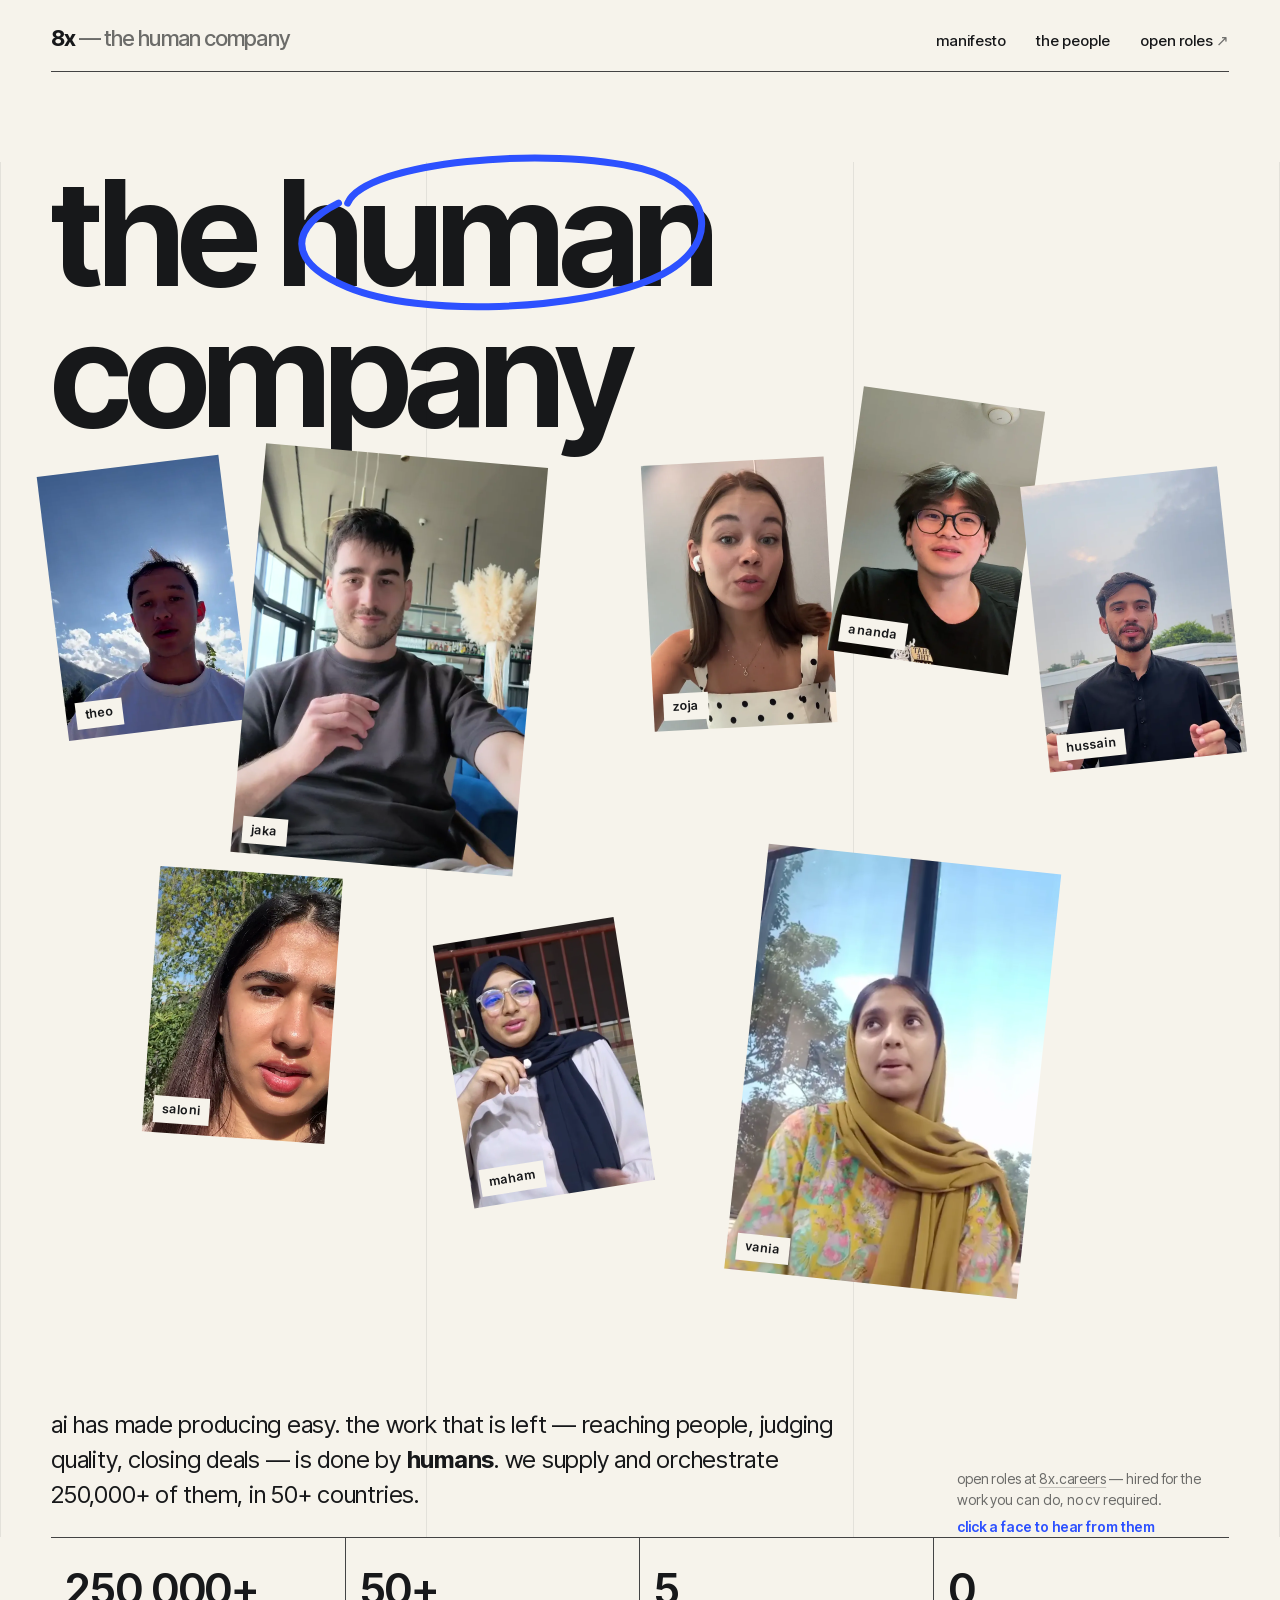
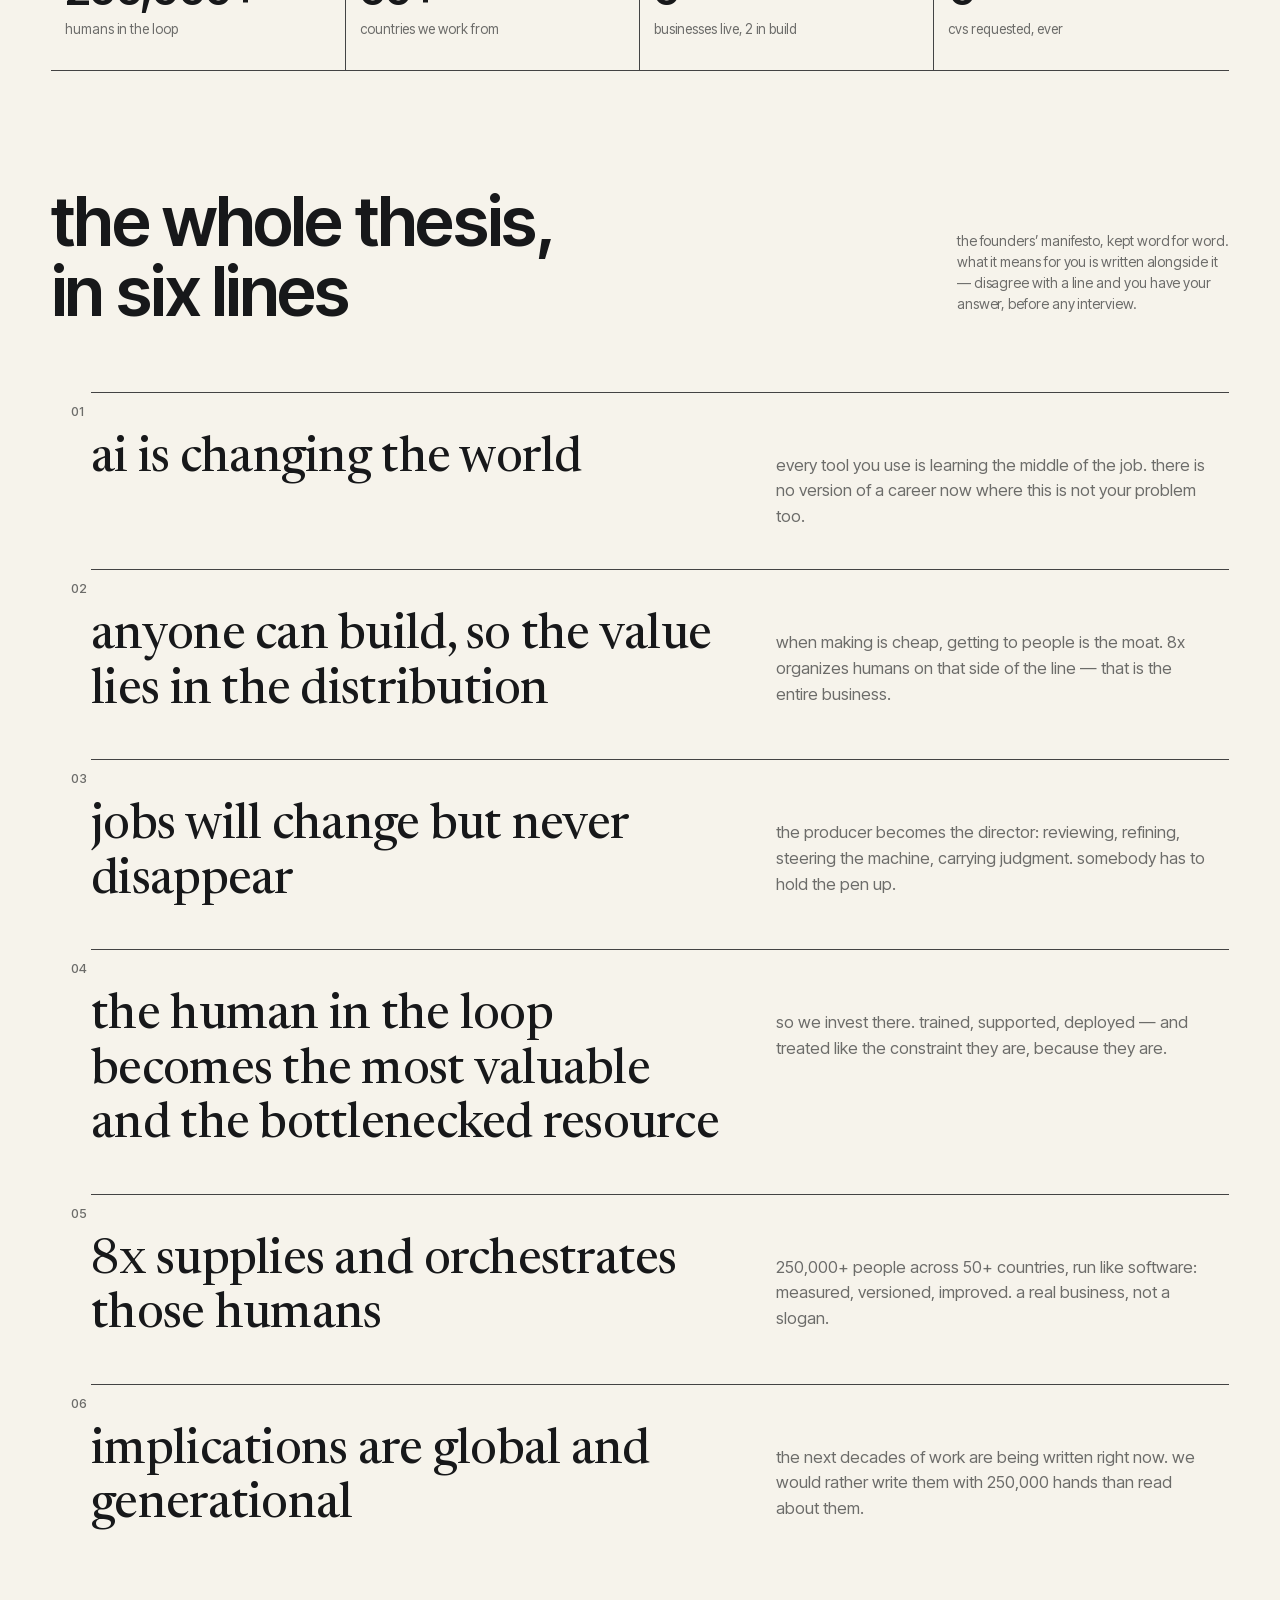
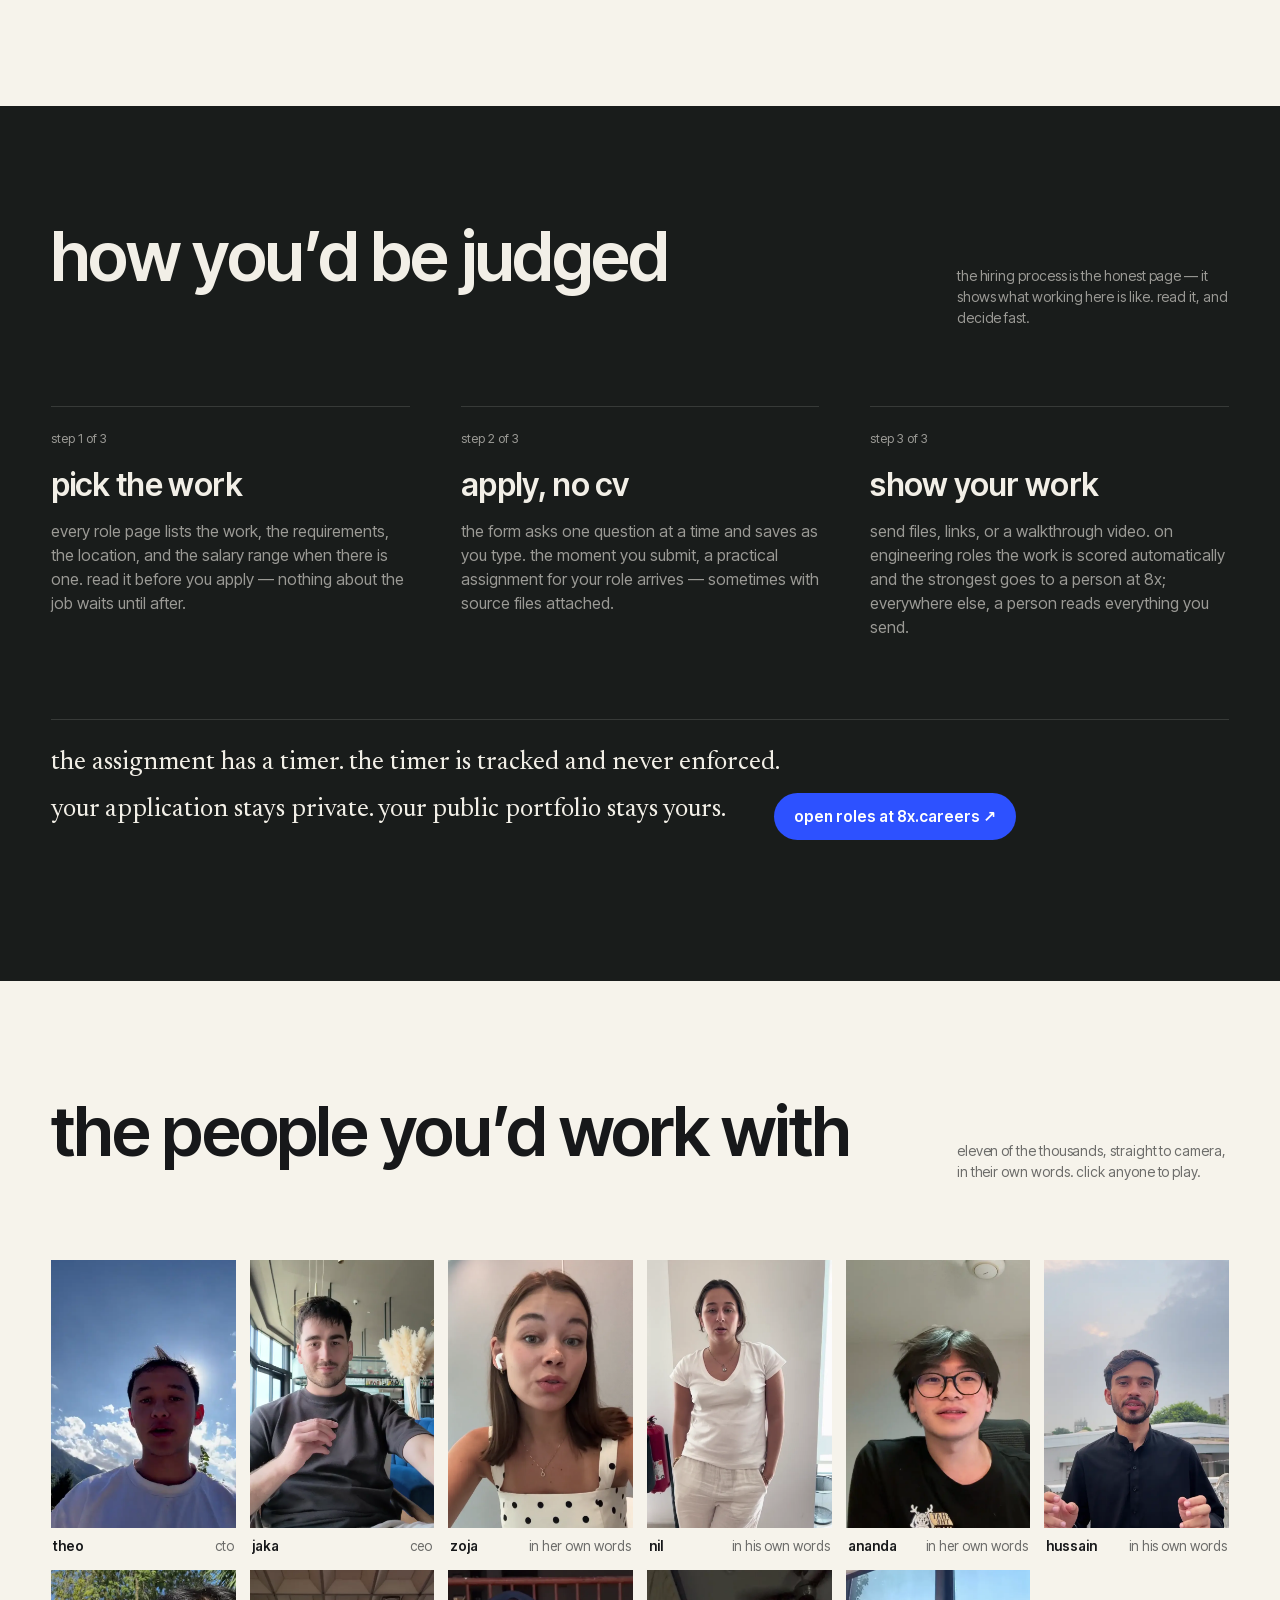
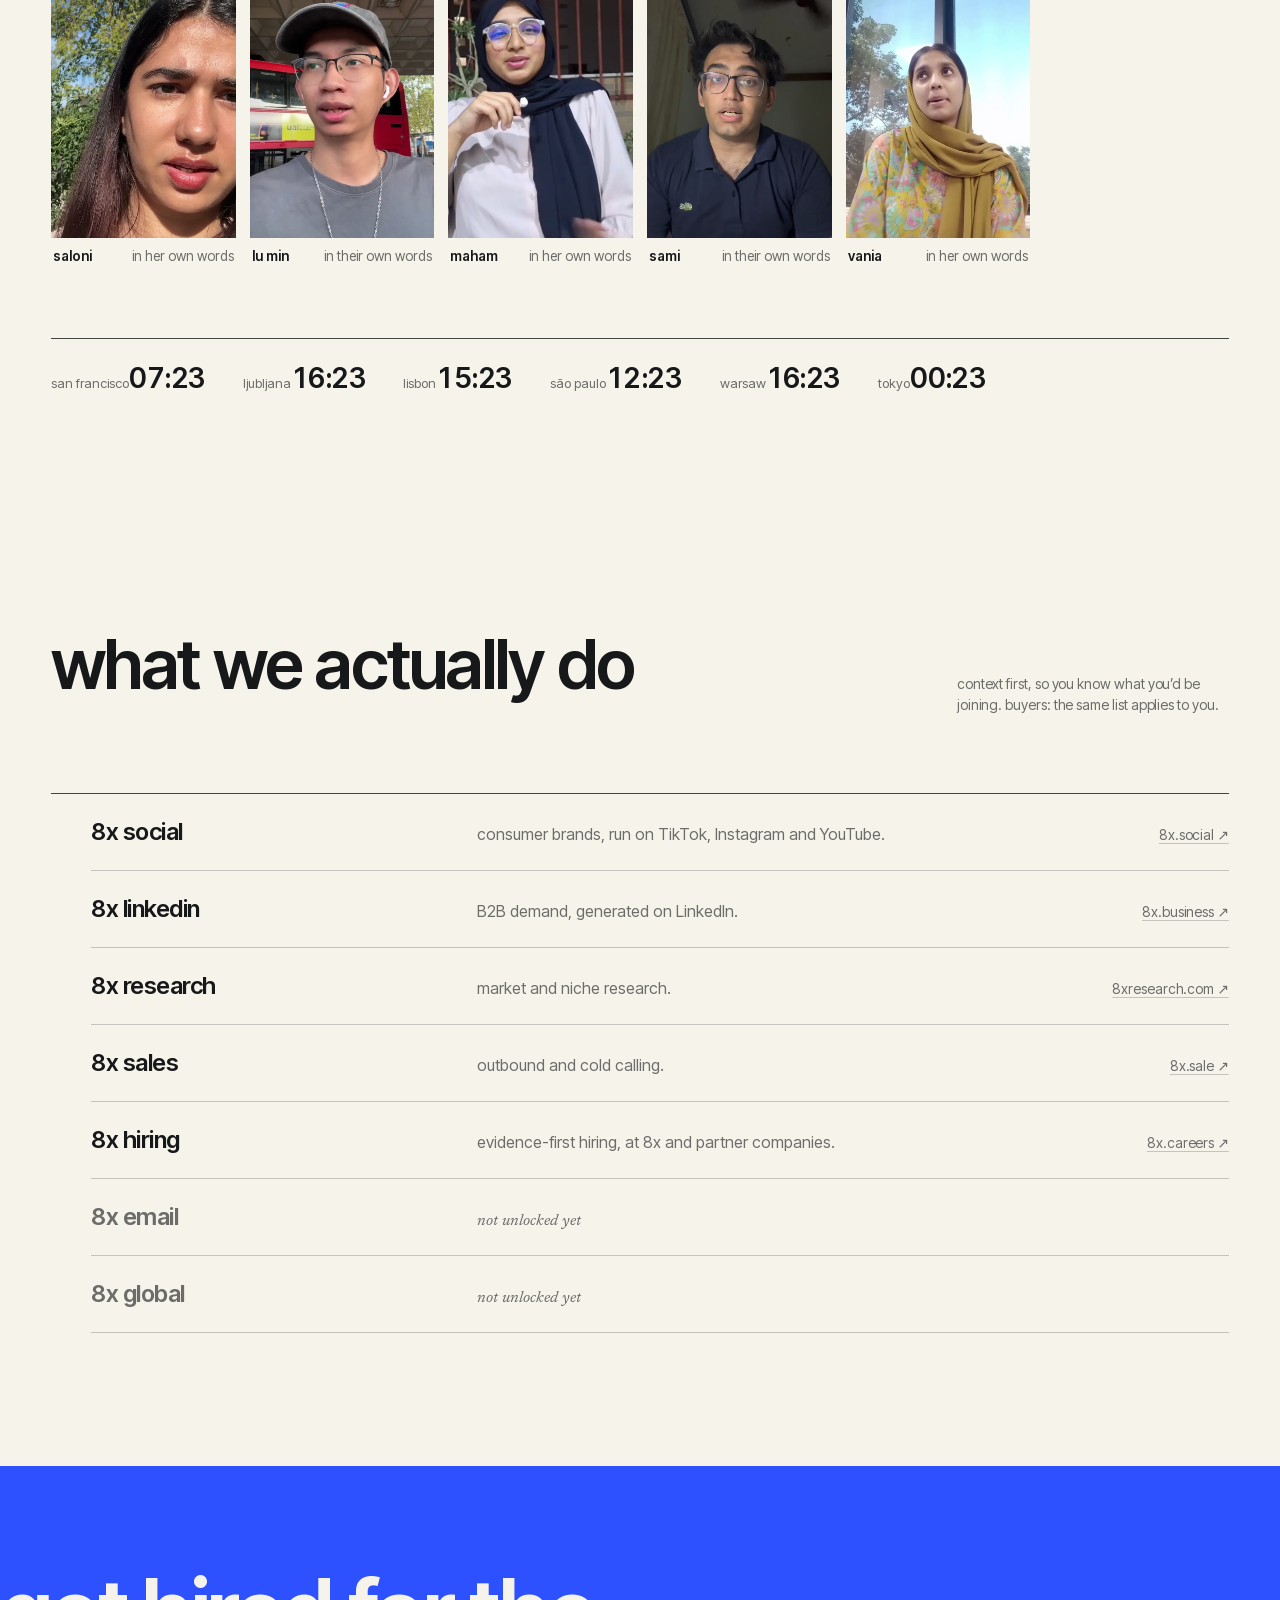
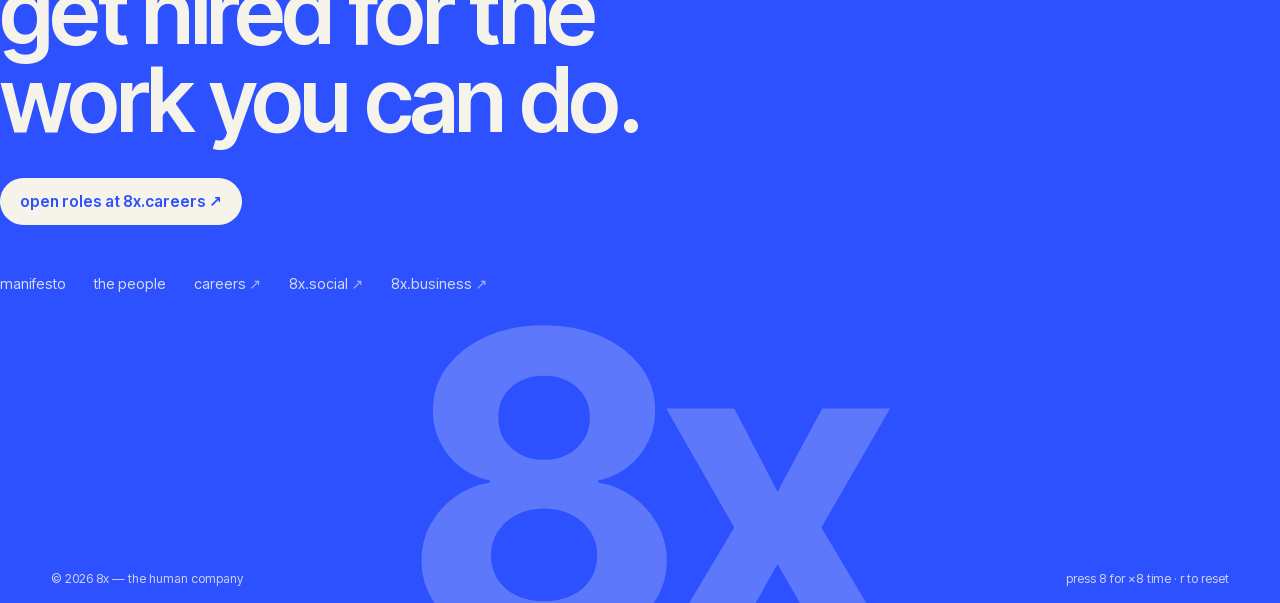
<file: index.html>
<!doctype html>
<html lang="en">
<head>
<meta charset="utf-8">
<meta name="viewport" content="width=device-width, initial-scale=1, viewport-fit=cover">
<title>8x — the human company</title>
<meta name="description" content="8x supplies and orchestrates 250,000+ humans in 50+ countries, for the part of the work ai does not do. Get hired for the work you can do — no CV required.">
<meta property="og:title" content="8x — the human company">
<meta property="og:description" content="250,000+ people, 50+ countries, in the loop for the work ai can't do alone.">
<link rel="icon" type="image/svg+xml" href="assets/favicon.svg">
<link rel="stylesheet" href="assets/style.css">
</head>
<body>

<a class="skip" href="#main">skip to content</a>

<header class="top">
  <div class="wrap">
    <div class="top-bar">
      <a class="wordmark" href="./">8x <em>— the human company</em></a>
      <nav class="top-nav" aria-label="site">
        <a href="manifesto.html" class="hide-s">manifesto</a>
        <a href="team.html">the people</a>
        <a class="ext" href="https://www.8x.careers/join" target="_blank" rel="noopener">open roles</a>
      </nav>
    </div>
  </div>
</header>

<main id="main">

<!-- ============ hero ============ -->
<section class="hero" aria-labelledby="hero-h">
  <div class="wrap">
    <div class="gridlines" aria-hidden="true"><i></i><i></i><i></i><i></i></div>

    <h1 id="hero-h" class="h-huge">the <span class="hero-circle" id="circled">human<svg viewBox="0 0 100 100" preserveAspectRatio="none" aria-hidden="true"><path d="M18 34 C 22 12, 62 4, 82 16 C 98 26, 100 58, 84 74 C 68 90, 34 94, 18 78 C 4 64, 6 46, 16 34"/></svg></span><br>company</h1>

    <ul class="collage" id="collage" aria-label="a few of the people who work at 8x — click to play their video">
      <li><figure tabindex="0" role="button" aria-label="play Theo's video — co-founder, CTO" data-video="https://cdn-hiring.8x.social/theo_testimonial_720.mp4"><img class="shot" src="assets/theo-poster.webp" alt="Theo, co-founder and CTO at 8x" width="720" height="1090"><span class="tag">theo</span><span class="go"><span>play ▸</span></span></figure></li>
      <li><figure tabindex="0" role="button" aria-label="play Jaka's video — co-founder, CEO" data-video="https://cdn-hiring.8x.social/testimonials/jaka_testimonial_720.mp4"><img class="shot" src="assets/jaka-poster.webp" alt="Jaka, co-founder and CEO at 8x" width="720" height="1090"><span class="tag">jaka</span><span class="go"><span>play ▸</span></span></figure></li>
      <li><figure tabindex="0" role="button" aria-label="play Zoja's video" data-video="https://cdn-hiring.8x.social/testimonials/zoja_testimonial_720.mp4"><img class="shot" src="assets/zoja-poster.webp" alt="Zoja, who works at 8x" width="720" height="1090"><span class="tag">zoja</span><span class="go"><span>play ▸</span></span></figure></li>
      <li><figure tabindex="0" role="button" aria-label="play Ananda's video" data-video="https://cdn-hiring.8x.social/testimonials/ananda_testimonial_720.mp4"><img class="shot" src="assets/ananda-poster.webp" alt="Ananda, who works at 8x" width="720" height="1090"><span class="tag">ananda</span><span class="go"><span>play ▸</span></span></figure></li>
      <li><figure tabindex="0" role="button" aria-label="play Hussain's video" data-video="https://cdn-hiring.8x.social/testimonials/hussain-8x_testimonial_720.mp4"><img class="shot" src="assets/hussain-8x-poster.webp" alt="Hussain, who works at 8x" width="720" height="1090"><span class="tag">hussain</span><span class="go"><span>play ▸</span></span></figure></li>
      <li><figure tabindex="0" role="button" aria-label="play Saloni's video" data-video="https://cdn-hiring.8x.social/testimonials/join-saloni_testimonial_720.mp4"><img class="shot" src="assets/join-saloni-poster.webp" alt="Saloni, who works at 8x" width="720" height="1090"><span class="tag">saloni</span><span class="go"><span>play ▸</span></span></figure></li>
      <li><figure tabindex="0" role="button" aria-label="play Maham's video" data-video="https://cdn-hiring.8x.social/testimonials/maham_testimonial_720.mp4"><img class="shot" src="assets/maham-poster.webp" alt="Maham, who works at 8x" width="720" height="1090"><span class="tag">maham</span><span class="go"><span>play ▸</span></span></figure></li>
      <li><figure tabindex="0" role="button" aria-label="play Vania's video" data-video="https://cdn-hiring.8x.social/testimonials/vania_testimonial_720.mp4"><img class="shot" src="assets/vania-poster.webp" alt="Vania, who works at 8x" width="720" height="1090"><span class="tag">vania</span><span class="go"><span>play ▸</span></span></figure></li>
    </ul>

    <div class="hero-sub">
      <p class="lede">ai has made producing easy. the work that is left — reaching people, judging quality, closing deals — is done by <strong>humans</strong>. we supply and orchestrate 250,000+ of them, in 50+ countries.</p>
      <div class="small">
        <p style="margin:0 0 6px;">open roles at <a class="a-under" href="https://www.8x.careers/join" target="_blank" rel="noopener">8x.careers</a> — hired for the work you can do, no cv required.</p>
        <p style="margin:0; color:var(--blue); font-weight:600;">click a face to hear from them</p>
      </div>
    </div>
  </div>

  <div class="wrap">
    <div class="stats" role="list">
      <div role="listitem"><b>250,000+</b><span>humans in the loop</span></div>
      <div role="listitem"><b>50+</b><span>countries we work from</span></div>
      <div role="listitem"><b>5</b><span>businesses live, 2 in build</span></div>
      <div role="listitem"><b>0</b><span>cvs requested, ever</span></div>
    </div>
  </div>
</section>

<!-- ============ manifesto ============ -->
<section aria-labelledby="mani-h">
  <div class="wrap">
    <div class="sec-head">
      <h2 id="mani-h" class="h-section">the whole thesis,<br>in six lines</h2>
      <p class="small">the founders’ manifesto, kept word for word. what it means for you is written alongside it — disagree with a line and you have your answer, before any interview.</p>
    </div>
    <ul class="mani">
      <li><span class="aph">ai is changing the world</span><span class="arg">every tool you use is learning the middle of the job. there is no version of a career now where this is not your problem too.</span></li>
      <li><span class="aph">anyone can build, so the value lies in the distribution</span><span class="arg">when making is cheap, getting to people is the moat. 8x organizes humans on that side of the line — that is the entire business.</span></li>
      <li><span class="aph">jobs will change but never disappear</span><span class="arg">the producer becomes the director: reviewing, refining, steering the machine, carrying judgment. somebody has to hold the pen up.</span></li>
      <li><span class="aph">the human in the loop becomes the most valuable and the bottlenecked resource</span><span class="arg">so we invest there. trained, supported, deployed — and treated like the constraint they are, because they are.</span></li>
      <li><span class="aph">8x supplies and orchestrates those humans</span><span class="arg">250,000+ people across 50+ countries, run like software: measured, versioned, improved. a real business, not a slogan.</span></li>
      <li><span class="aph">implications are global and generational</span><span class="arg">the next decades of work are being written right now. we would rather write them with 250,000 hands than read about them.</span></li>
    </ul>
  </div>
</section>

<!-- ============ how you'd be judged (dark) ============ -->
<div class="on-dark" id="judged" aria-labelledby="judge-h">
  <div class="wrap">
    <div class="sec-head">
      <h2 id="judge-h" class="h-section">how you’d be judged</h2>
      <p class="small">the hiring process is the honest page — it shows what working here is like. read it, and decide fast.</p>
    </div>
    <div class="judge-grid">
      <div class="judge-step">
        <span class="n">step 1 of 3</span>
        <h3>pick the work</h3>
        <p>every role page lists the work, the requirements, the location, and the salary range when there is one. read it before you apply — nothing about the job waits until after.</p>
      </div>
      <div class="judge-step">
        <span class="n">step 2 of 3</span>
        <h3>apply, no cv</h3>
        <p>the form asks one question at a time and saves as you type. the moment you submit, a practical assignment for your role arrives — sometimes with source files attached.</p>
      </div>
      <div class="judge-step">
        <span class="n">step 3 of 3</span>
        <h3>show your work</h3>
        <p>send files, links, or a walkthrough video. on engineering roles the work is scored automatically and the strongest goes to a person at 8x; everywhere else, a person reads everything you send.</p>
      </div>
    </div>
    <div class="judge-plain">
      <p>the assignment has a timer. the timer is tracked and never enforced.</p>
      <p>your application stays private. your public portfolio stays yours.</p>
      <div class="cta-row"><a class="btn" href="https://www.8x.careers/join" target="_blank" rel="noopener">open roles at 8x.careers ↗</a></div>
    </div>
  </div>
</div>

<!-- ============ people ============ -->
<section aria-labelledby="people-h">
  <div class="wrap">
    <div class="sec-head">
      <h2 id="people-h" class="h-section">the people you’d work with</h2>
      <p class="small">eleven of the thousands, straight to camera, in their own words. click anyone to play.</p>
    </div>
    <div class="people-grid">
      <button class="people-tile" data-video="https://cdn-hiring.8x.social/theo_testimonial_720.mp4"><img src="assets/theo-poster.webp" alt="Theo, co-founder and CTO" width="720" height="1090"><span class="who"><b>theo</b><span>cto</span></span></button>
      <button class="people-tile" data-video="https://cdn-hiring.8x.social/testimonials/jaka_testimonial_720.mp4"><img src="assets/jaka-poster.webp" alt="Jaka, co-founder and CEO" width="720" height="1090"><span class="who"><b>jaka</b><span>ceo</span></span></button>
      <button class="people-tile" data-video="https://cdn-hiring.8x.social/testimonials/zoja_testimonial_720.mp4"><img src="assets/zoja-poster.webp" alt="Zoja" width="720" height="1090"><span class="who"><b>zoja</b><span>in her own words</span></span></button>
      <button class="people-tile" data-video="https://cdn-hiring.8x.social/testimonials/nil-maden_testimonial_720.mp4"><img src="assets/nil-maden-poster.webp" alt="Nil" width="720" height="1090"><span class="who"><b>nil</b><span>in his own words</span></span></button>
      <button class="people-tile" data-video="https://cdn-hiring.8x.social/testimonials/ananda_testimonial_720.mp4"><img src="assets/ananda-poster.webp" alt="Ananda" width="720" height="1090"><span class="who"><b>ananda</b><span>in her own words</span></span></button>
      <button class="people-tile" data-video="https://cdn-hiring.8x.social/testimonials/hussain-8x_testimonial_720.mp4"><img src="assets/hussain-8x-poster.webp" alt="Hussain" width="720" height="1090"><span class="who"><b>hussain</b><span>in his own words</span></span></button>
      <button class="people-tile" data-video="https://cdn-hiring.8x.social/testimonials/join-saloni_testimonial_720.mp4"><img src="assets/join-saloni-poster.webp" alt="Saloni" width="720" height="1090"><span class="who"><b>saloni</b><span>in her own words</span></span></button>
      <button class="people-tile" data-video="https://cdn-hiring.8x.social/testimonials/lu-min_testimonial_720.mp4"><img src="assets/lu-min-poster.webp" alt="Lu Min" width="720" height="1090"><span class="who"><b>lu min</b><span>in their own words</span></span></button>
      <button class="people-tile" data-video="https://cdn-hiring.8x.social/testimonials/maham_testimonial_720.mp4"><img src="assets/maham-poster.webp" alt="Maham" width="720" height="1090"><span class="who"><b>maham</b><span>in her own words</span></span></button>
      <button class="people-tile" data-video="https://cdn-hiring.8x.social/testimonials/sami_testimonial_720.mp4"><img src="assets/sami-poster.webp" alt="Sami" width="720" height="1090"><span class="who"><b>sami</b><span>in their own words</span></span></button>
      <button class="people-tile" data-video="https://cdn-hiring.8x.social/testimonials/vania_testimonial_720.mp4"><img src="assets/vania-poster.webp" alt="Vania" width="720" height="1090"><span class="who"><b>vania</b><span>in her own words</span></span></button>
    </div>
    <div class="clocks" id="clocks" aria-label="live time in some of the cities 8x people log in from">
      <div class="clock" data-tz="America/Los_Angeles"><span class="city">san francisco</span><span class="time">--:--</span></div>
      <div class="clock" data-tz="Europe/Ljubljana"><span class="city">ljubljana</span><span class="time">--:--</span></div>
      <div class="clock" data-tz="Europe/Lisbon"><span class="city">lisbon</span><span class="time">--:--</span></div>
      <div class="clock" data-tz="America/Sao_Paulo"><span class="city">são paulo</span><span class="time">--:--</span></div>
      <div class="clock" data-tz="Europe/Warsaw"><span class="city">warsaw</span><span class="time">--:--</span></div>
      <div class="clock" data-tz="Asia/Tokyo"><span class="city">tokyo</span><span class="time">--:--</span></div>
    </div>
  </div>
</section>

<!-- ============ what 8x does ============ -->
<section aria-labelledby="biz-h">
  <div class="wrap">
    <div class="sec-head">
      <h2 id="biz-h" class="h-section">what we actually do</h2>
      <p class="small">context first, so you know what you’d be joining. buyers: the same list applies to you.</p>
    </div>
    <ul class="biz">
      <li><span class="name">8x social</span><span class="desc">consumer brands, run on TikTok, Instagram and YouTube.</span><span class="host small"><a class="a-under" href="https://8x.social" target="_blank" rel="noopener">8x.social ↗</a></span></li>
      <li><span class="name">8x linkedin</span><span class="desc">B2B demand, generated on LinkedIn.</span><span class="host small"><a class="a-under" href="https://8x.business" target="_blank" rel="noopener">8x.business ↗</a></span></li>
      <li><span class="name">8x research</span><span class="desc">market and niche research.</span><span class="host small"><a class="a-under" href="https://8xresearch.com" target="_blank" rel="noopener">8xresearch.com ↗</a></span></li>
      <li><span class="name">8x sales</span><span class="desc">outbound and cold calling.</span><span class="host small"><a class="a-under" href="https://8x.sale" target="_blank" rel="noopener">8x.sale ↗</a></span></li>
      <li><span class="name">8x hiring</span><span class="desc">evidence-first hiring, at 8x and partner companies.</span><span class="host small"><a class="a-under" href="https://www.8x.careers" target="_blank" rel="noopener">8x.careers ↗</a></span></li>
      <li class="locked"><span class="name">8x email</span><span class="desc soon">not unlocked yet</span><span class="host"></span></li>
      <li class="locked"><span class="name">8x global</span><span class="desc soon">not unlocked yet</span><span class="host"></span></li>
    </ul>
  </div>
</section>

</main>

<!-- ============ footer ============ -->
<footer class="flood">
  <div class="wrap flood-inner">
    <h2>get hired for the work you can do.</h2>
    <a class="btn" href="https://www.8x.careers/join" target="_blank" rel="noopener">open roles at 8x.careers ↗</a>
    <div class="flood-links">
      <a href="manifesto.html">manifesto</a>
      <a href="team.html">the people</a>
      <a class="ext" href="https://www.8x.careers" target="_blank" rel="noopener">careers</a>
      <a class="ext" href="https://8x.social" target="_blank" rel="noopener">8x.social</a>
      <a class="ext" href="https://8x.business" target="_blank" rel="noopener">8x.business</a>
    </div>
  </div>
  <div class="flood-mark" aria-hidden="true"><span>8x</span></div>
  <div class="wrap">
    <div class="flood-meta">
      <span>© 2026 8x — the human company</span>
      <span class="kbd-hint">press 8 for ×8 time · r to reset</span>
    </div>
  </div>
</footer>

<div class="lb" id="lb" hidden>
  <button class="lb-x" id="lb-x" aria-label="close video">close ✕</button>
  <video id="lb-video" controls playsinline preload="none"></video>
</div>

<script src="assets/site.js"></script>
</body>
</html>
</file>
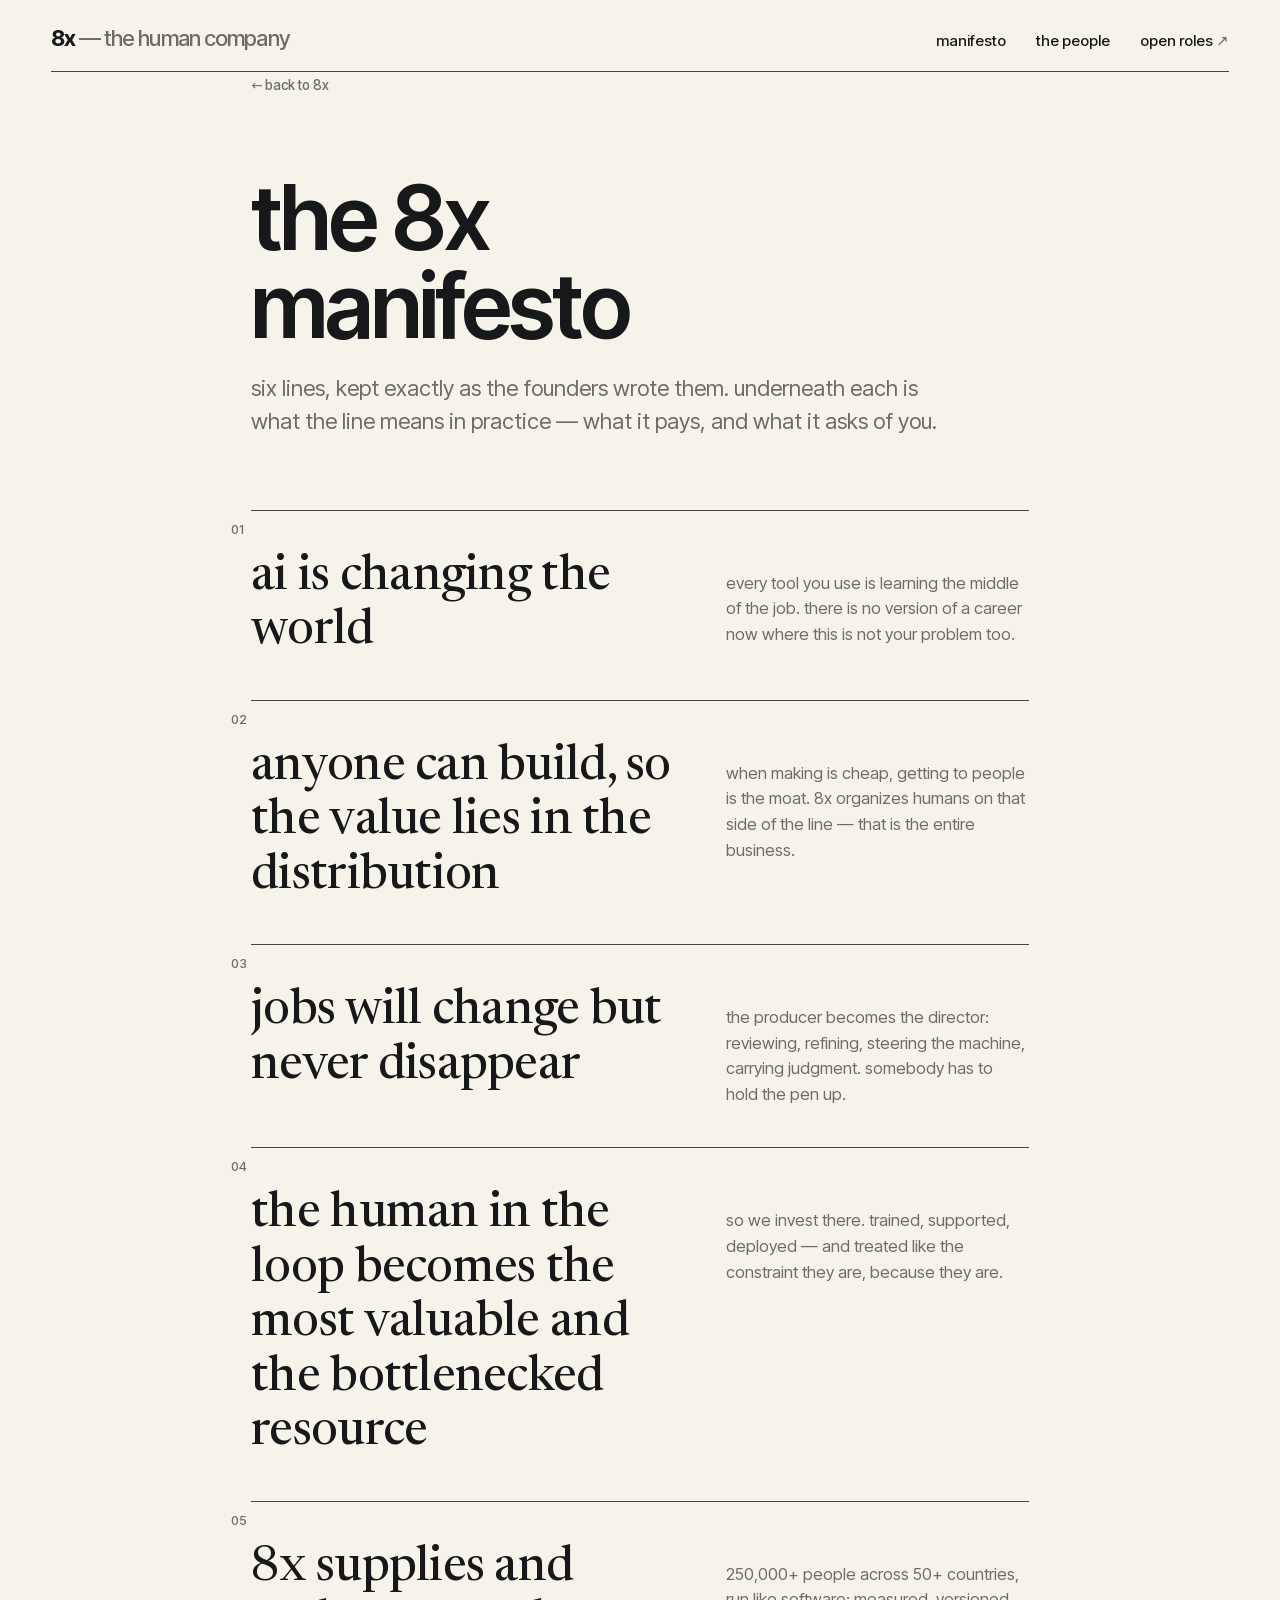
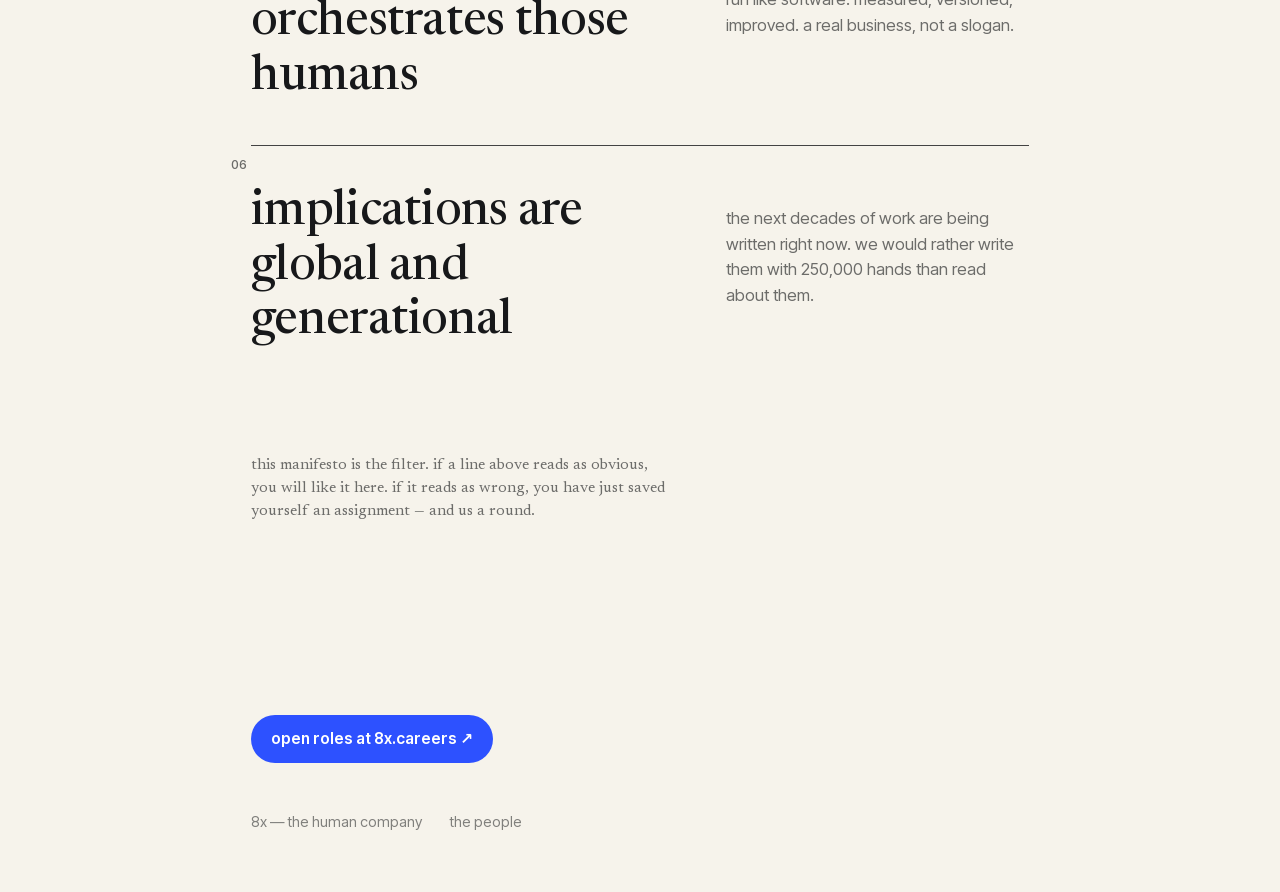
<file: manifesto.html>
<!doctype html>
<html lang="en">
<head>
<meta charset="utf-8">
<meta name="viewport" content="width=device-width, initial-scale=1, viewport-fit=cover">
<title>manifesto — 8x</title>
<meta name="description" content="The 8x manifesto, six lines, each with the working argument written underneath.">
<link rel="icon" type="image/svg+xml" href="assets/favicon.svg">
<link rel="stylesheet" href="assets/style.css">
</head>
<body>

<a class="skip" href="#main">skip to content</a>

<header class="top">
  <div class="wrap">
    <div class="top-bar">
      <a class="wordmark" href="./">8x <em>— the human company</em></a>
      <nav class="top-nav" aria-label="site">
        <a href="manifesto.html" aria-current="page">manifesto</a>
        <a href="team.html" class="hide-s">the people</a>
        <a class="ext" href="https://www.8x.careers/join" target="_blank" rel="noopener">open roles</a>
      </nav>
    </div>
  </div>
</header>

<main id="main" class="mani-page">
  <div class="page-narrow">
    <a class="backline" href="./">← back to 8x</a>
    <h1 class="page-h">the 8x<br>manifesto</h1>
    <p class="page-lede">six lines, kept exactly as the founders wrote them. underneath each is what the line means in practice — what it pays, and what it asks of you.</p>

    <ul class="mani" style="margin-top:clamp(40px,6vw,72px);">
      <li><span class="aph">ai is changing the world</span><span class="arg">every tool you use is learning the middle of the job. there is no version of a career now where this is not your problem too.</span></li>
      <li><span class="aph">anyone can build, so the value lies in the distribution</span><span class="arg">when making is cheap, getting to people is the moat. 8x organizes humans on that side of the line — that is the entire business.</span></li>
      <li><span class="aph">jobs will change but never disappear</span><span class="arg">the producer becomes the director: reviewing, refining, steering the machine, carrying judgment. somebody has to hold the pen up.</span></li>
      <li><span class="aph">the human in the loop becomes the most valuable and the bottlenecked resource</span><span class="arg">so we invest there. trained, supported, deployed — and treated like the constraint they are, because they are.</span></li>
      <li><span class="aph">8x supplies and orchestrates those humans</span><span class="arg">250,000+ people across 50+ countries, run like software: measured, versioned, improved. a real business, not a slogan.</span></li>
      <li><span class="aph">implications are global and generational</span><span class="arg">the next decades of work are being written right now. we would rather write them with 250,000 hands than read about them.</span></li>
    </ul>

    <p class="solo-note voice" style="max-width:46ch;">this manifesto is the filter. if a line above reads as obvious, you will like it here. if it reads as wrong, you have just saved yourself an assignment — and us a round.</p>

    <footer style="margin-top:clamp(56px,8vw,96px);">
      <a class="btn" href="https://www.8x.careers/join" target="_blank" rel="noopener">open roles at 8x.careers ↗</a>
      <div class="flood-links" style="color:var(--ink-60);">
        <a href="./">8x — the human company</a>
        <a href="team.html">the people</a>
      </div>
    </footer>
  </div>
</main>

<script src="assets/site.js"></script>
</body>
</html>
</file>
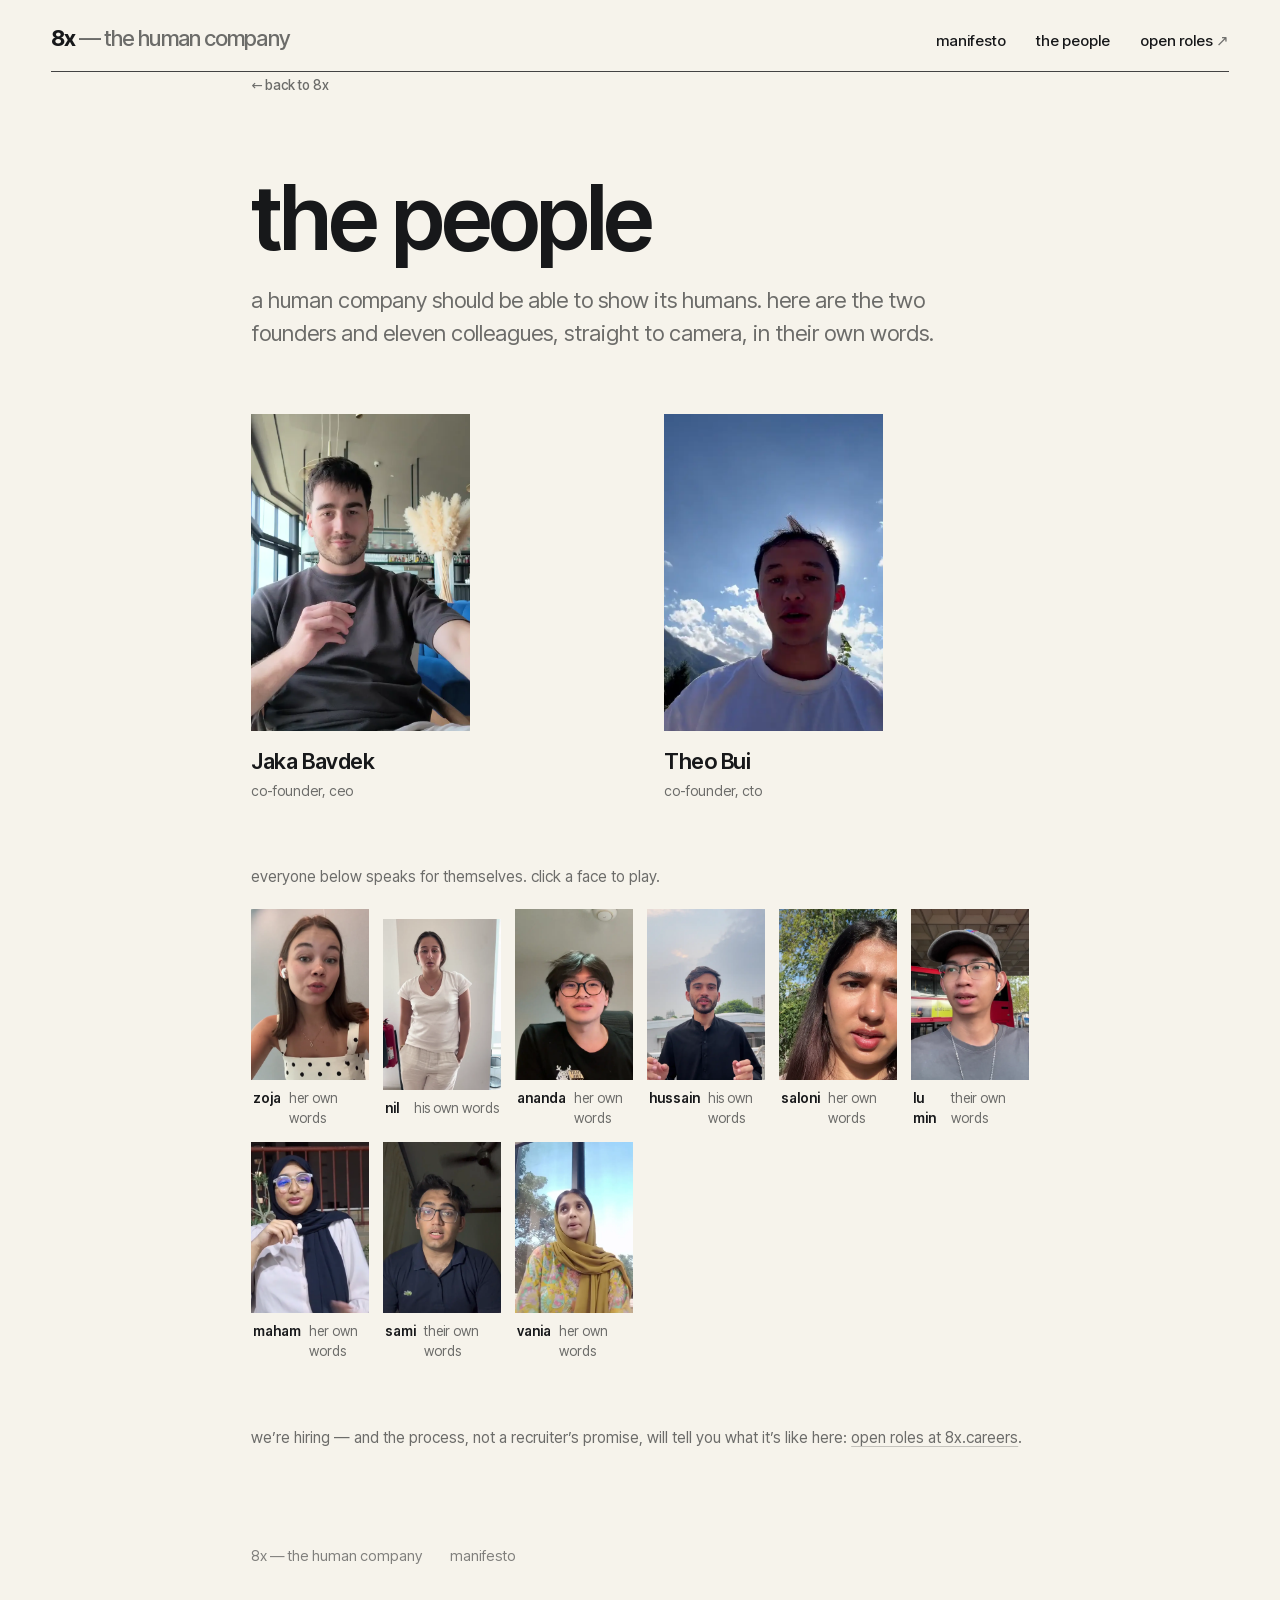
<file: team.html>
<!doctype html>
<html lang="en">
<head>
<meta charset="utf-8">
<meta name="viewport" content="width=device-width, initial-scale=1, viewport-fit=cover">
<title>the people — 8x</title>
<meta name="description" content="The people who work at 8x — two founders and eleven colleagues, straight to camera, in their own words.">
<link rel="icon" type="image/svg+xml" href="assets/favicon.svg">
<link rel="stylesheet" href="assets/style.css">
</head>
<body>

<a class="skip" href="#main">skip to content</a>

<header class="top">
  <div class="wrap">
    <div class="top-bar">
      <a class="wordmark" href="./">8x <em>— the human company</em></a>
      <nav class="top-nav" aria-label="site">
        <a href="manifesto.html" class="hide-s">manifesto</a>
        <a href="team.html" aria-current="page">the people</a>
        <a class="ext" href="https://www.8x.careers/join" target="_blank" rel="noopener">open roles</a>
      </nav>
    </div>
  </div>
</header>

<main id="main">
  <div class="page-narrow">
    <a class="backline" href="./">← back to 8x</a>
    <h1 class="page-h">the people</h1>
    <p class="page-lede">a human company should be able to show its humans. here are the two founders and eleven colleagues, straight to camera, in their own words.</p>

    <ul class="founders">
      <li>
        <img class="portrait" src="assets/jaka-poster.webp" alt="Jaka Bavdek, co-founder and CEO" width="720" height="1090">
        <h3>Jaka Bavdek</h3>
        <p>co-founder, ceo</p>
      </li>
      <li>
        <img class="portrait" src="assets/theo-poster.webp" alt="Theo Bui, co-founder and CTO" width="720" height="1090">
        <h3>Theo Bui</h3>
        <p>co-founder, cto</p>
      </li>
    </ul>

    <p class="solo-note">everyone below speaks for themselves. click a face to play.</p>

    <div class="people-grid" style="margin-top:20px;">
      <button class="people-tile" data-video="https://cdn-hiring.8x.social/testimonials/zoja_testimonial_720.mp4"><img src="assets/zoja-poster.webp" alt="Zoja" width="720" height="1090"><span class="who"><b>zoja</b><span>her own words</span></span></button>
      <button class="people-tile" data-video="https://cdn-hiring.8x.social/testimonials/nil-maden_testimonial_720.mp4"><img src="assets/nil-maden-poster.webp" alt="Nil" width="720" height="1090"><span class="who"><b>nil</b><span>his own words</span></span></button>
      <button class="people-tile" data-video="https://cdn-hiring.8x.social/testimonials/ananda_testimonial_720.mp4"><img src="assets/ananda-poster.webp" alt="Ananda" width="720" height="1090"><span class="who"><b>ananda</b><span>her own words</span></span></button>
      <button class="people-tile" data-video="https://cdn-hiring.8x.social/testimonials/hussain-8x_testimonial_720.mp4"><img src="assets/hussain-8x-poster.webp" alt="Hussain" width="720" height="1090"><span class="who"><b>hussain</b><span>his own words</span></span></button>
      <button class="people-tile" data-video="https://cdn-hiring.8x.social/testimonials/join-saloni_testimonial_720.mp4"><img src="assets/join-saloni-poster.webp" alt="Saloni" width="720" height="1090"><span class="who"><b>saloni</b><span>her own words</span></span></button>
      <button class="people-tile" data-video="https://cdn-hiring.8x.social/testimonials/lu-min_testimonial_720.mp4"><img src="assets/lu-min-poster.webp" alt="Lu Min" width="720" height="1090"><span class="who"><b>lu min</b><span>their own words</span></span></button>
      <button class="people-tile" data-video="https://cdn-hiring.8x.social/testimonials/maham_testimonial_720.mp4"><img src="assets/maham-poster.webp" alt="Maham" width="720" height="1090"><span class="who"><b>maham</b><span>her own words</span></span></button>
      <button class="people-tile" data-video="https://cdn-hiring.8x.social/testimonials/sami_testimonial_720.mp4"><img src="assets/sami-poster.webp" alt="Sami" width="720" height="1090"><span class="who"><b>sami</b><span>their own words</span></span></button>
      <button class="people-tile" data-video="https://cdn-hiring.8x.social/testimonials/vania_testimonial_720.mp4"><img src="assets/vania-poster.webp" alt="Vania" width="720" height="1090"><span class="who"><b>vania</b><span>her own words</span></span></button>
    </div>

    <p class="solo-note">we’re hiring — and the process, not a recruiter’s promise, will tell you what it’s like here: <a class="a-under" href="https://www.8x.careers/join" target="_blank" rel="noopener">open roles at 8x.careers</a>.</p>

    <footer style="margin-top:clamp(56px,8vw,96px); padding-bottom:40px;">
      <div class="flood-links" style="color:var(--ink-60);">
        <a href="./">8x — the human company</a>
        <a href="manifesto.html">manifesto</a>
      </div>
    </footer>
  </div>
</main>

<div class="lb" id="lb" hidden>
  <button class="lb-x" id="lb-x" aria-label="close video">close ✕</button>
  <video id="lb-video" controls playsinline preload="none"></video>
</div>

<script src="assets/site.js"></script>
</body>
</html>
</file>
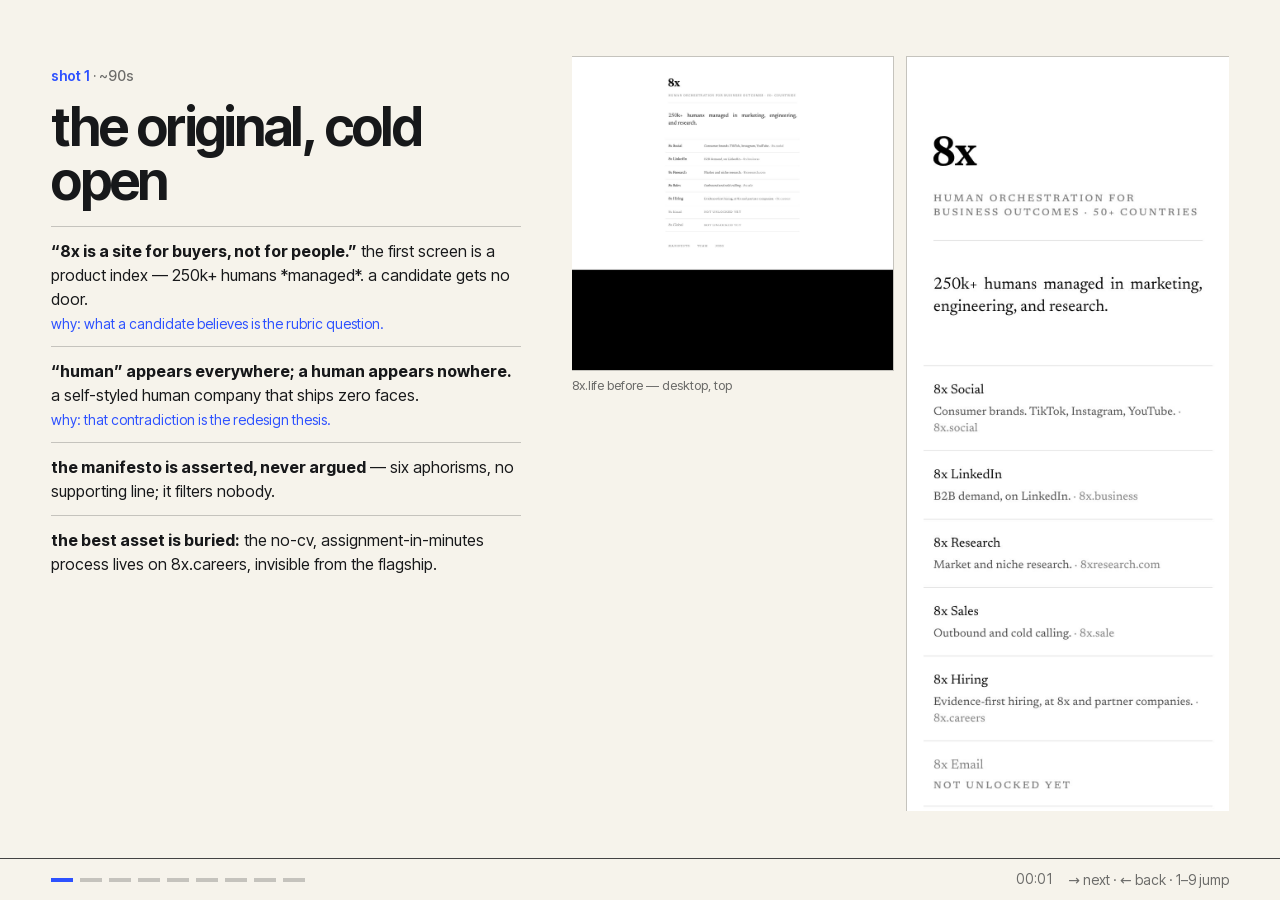
<file: walkthrough.html>
<!doctype html>
<html lang="en">
<head>
<meta charset="utf-8">
<meta name="viewport" content="width=device-width, initial-scale=1, viewport-fit=cover">
<title>walkthrough — 8x redesign study (record-ready deck)</title>
<meta name="description" content="Record-ready walkthrough deck for the 8x.life redesign study: nine shots, talking points, before/after evidence.">
<style>
@font-face {
  font-family: "Inter Tight";
  src: url("assets/inter-tight.woff2") format("woff2");
  font-weight: 400 700; font-style: normal; font-display: swap;
}
@font-face {
  font-family: "Newsreader";
  src: url("assets/newsreader.woff2") format("woff2");
  font-weight: 400 500; font-style: normal; font-display: swap;
}
:root {
  --paper: #f6f3eb; --ink: #17181a; --ink-60: rgba(23,24,26,.62);
  --ink-25: rgba(23,24,26,.22); --blue: #2d51ff; --rule: rgba(23,24,26,.8);
}
* { box-sizing: border-box; }
body {
  margin: 0; background: var(--paper); color: var(--ink);
  font-family: "Inter Tight", system-ui, sans-serif; font-size: 17px; line-height: 1.5;
  -webkit-font-smoothing: antialiased;
}
::selection { background: var(--blue); color: var(--paper); }
.deck { position: relative; }
.slide {
  min-height: 100vh; min-height: 100svh;
  display: none;
  padding: clamp(28px, 4vw, 64px) clamp(20px, 4vw, 72px) 76px;
  grid-template-columns: minmax(300px, 5fr) minmax(0, 7fr);
  gap: clamp(24px, 4vw, 64px);
}
.slide.on { display: grid; }
@media (max-width: 980px) { .slide.on { grid-template-columns: 1fr; } }
.kick { font-size: 14px; font-weight: 600; color: var(--blue); }
.kick s { text-decoration: none; color: var(--ink-60); font-weight: 500; }
.slide h2 { margin: 10px 0 18px; font-size: clamp(30px, 4.2vw, 56px); line-height: 1; letter-spacing: -0.03em; font-weight: 650; }
.pts { margin: 0; padding: 0; }
.pts li { list-style: none; padding: 12px 0; border-top: 1px solid var(--ink-25); font-size: 16px; }
.pts li b { color: var(--ink); }
.pts li .why { display: block; margin-top: 2px; color: var(--blue); font-size: 14px; }
.shots { display: flex; flex-direction: column; gap: 14px; max-height: calc(100vh - 140px); overflow-y: auto; padding-top: 6px; }
.shots figure { margin: 0; }
.shots img { width: 100%; display: block; height: auto; background: #fff; box-shadow: 0 0 0 1px var(--ink-25); }
.shots figcaption { font-size: 13px; color: var(--ink-60); padding: 6px 0 0; }
.shots .pair { display: grid; grid-template-columns: 1fr 1fr; gap: 14px; }
@media (max-width: 640px) { .shots .pair { grid-template-columns: 1fr; } }
.hud {
  position: fixed; left: 0; right: 0; bottom: 0; z-index: 9;
  display: flex; align-items: center; gap: 14px;
  padding: 10px clamp(20px, 4vw, 72px) calc(10px + env(safe-area-inset-bottom, 0px));
  background: var(--paper); border-top: 1px solid var(--rule); font-size: 13.5px;
}
.dots { display: flex; gap: 7px; flex: 1; }
.dots i { width: 22px; height: 4px; background: var(--ink-25); cursor: pointer; }
.dots i.on { background: var(--blue); }
.time { color: var(--ink-60); font-variant-numeric: tabular-nums; }
.intro-card {
  margin-top: 8px; font-family: "Newsreader", Georgia, serif; font-size: 21px; line-height: 1.4;
  max-width: 48ch;
}
.note { color: var(--ink-60); font-size: 14px; }
</style>
</head>
<body>
<div class="deck" id="deck">

<!-- 1 -->
<section class="slide" data-title="the original">
  <div>
    <p class="kick">shot 1 <s>· ~90s</s></p>
    <h2>the original, cold open</h2>
    <ul class="pts">
      <li><b>“8x is a site for buyers, not for people.”</b> the first screen is a product index — 250k+ humans *managed*. a candidate gets no door.<span class="why">why: what a candidate believes is the rubric question.</span></li>
      <li><b>“human” appears everywhere; a human appears nowhere.</b> a self-styled human company that ships zero faces.<span class="why">why: that contradiction is the redesign thesis.</span></li>
      <li><b>the manifesto is asserted, never argued</b> — six aphorisms, no supporting line; it filters nobody.</li>
      <li><b>the best asset is buried:</b> the no-cv, assignment-in-minutes process lives on 8x.careers, invisible from the flagship.</li>
    </ul>
  </div>
  <div class="shots">
    <div class="pair">
      <figure><img src="media/before-home.jpg" alt="original 8x.life homepage, desktop"><figcaption>8x.life before — desktop, top</figcaption></figure>
      <figure><img src="media/before-home-mob.jpg" alt="original 8x.life, mobile"><figcaption>before — mobile</figcaption></figure>
    </div>
  </div>
</section>

<!-- 2 -->
<section class="slide" data-title="the reference decoded">
  <div>
    <p class="kick">shot 2 <s>· ~90s</s></p>
    <h2>e2.vc, decoded</h2>
    <ul class="pts">
      <li><b>lowercase confidence</b> — a firm speaking softly, so the small case replaces the superlative.</li>
      <li><b>people as substance</b> — faces, cities, clocks; the humans are the credentials.</li>
      <li><b>hand annotation</b> — one blue circle a person drew: a person was here, and this matters.</li>
      <li><b>evidence captioned, not decorated.</b></li>
      <li><b>one loud move</b> — cream paper, near-black ink, exactly one electric blue flood.</li>
      <li><b>a detail nobody asked for</b> — keyboard moments; craft signalling.<span class="why">why: six mechanisms to take; the surface (costume) is the trap.</span></li>
    </ul>
  </div>
  <div class="shots">
    <figure><img src="media/ref-e2.jpg" alt="e2.vc reference, top"><figcaption>e2.vc — the register: small case, people, annotation, one blue</figcaption></figure>
  </div>
</section>

<!-- 3 -->
<section class="slide" data-title="left behind">
  <div>
    <p class="kick">shot 3 <s>· ~45s</s></p>
    <h2>deliberately left behind</h2>
    <ul class="pts">
      <li><b>the portfolio narrative & “friends” framing</b> — e2 earned those as a services firm; 8x makes a hiring argument, so the page argues.</li>
      <li><b>dark mode as a mode</b> — instead the dark sits once, midway, a deliberate register shift for “how you’d be judged.”</li>
      <li><b>e2’s exact clothes</b> — the register transferred (cream/ink/one blue, lowercase, serif-for-the-human-voice), the garments are 8x’s: Newsreader stays as the human voice, Inter Tight as the company voice.<span class="why">why: mechanisms make a voice; surface makes a costume.</span></li>
    </ul>
  </div>
  <div class="shots">
    <p class="note" style="font-family:'Newsreader',Georgia,serif; font-size:20px; line-height:1.5; max-width:44ch;">no image for a deliberate absence — say it to camera, and point at the dark band and serif in the shots that follow as evidence the register is 8x’s own.</p>
  </div>
</section>

<!-- 4 -->
<section class="slide" data-title="the new hero">
  <div>
    <p class="kick">shot 4 <s>· ~2 min</s></p>
    <h2>the redesign, hero</h2>
    <ul class="pts">
      <li><b>the claim, committed to:</b> “the human company” with a blue hand-circle around *human*.</li>
      <li><b>eight real faces, scattered like proofs,</b> tilted, name-tagged — every one plays their real video.<span class="why">why: the thesis shown, not claimed — screen one or the brand is a slogan.</span></li>
      <li><b>the ledger row</b> — 250,000+ / 50+ / 5 live businesses / <b>0 cvS requested, ever</b>: a stat table turned into process.</li>
    </ul>
  </div>
  <div class="shots">
    <figure><img src="media/after-hero.jpg" alt="redesign hero"><figcaption>after — hero + collage + ledger</figcaption></figure>
  </div>
</section>

<!-- 5 -->
<section class="slide" data-title="manifesto, argued">
  <div>
    <p class="kick">shot 5 <s>· ~1 min</s></p>
    <h2>the manifesto, argued</h2>
    <ul class="pts">
      <li><b>six aphorisms verbatim;</b> each gains a one-line argument in a candidate’s terms.<span class="why">why: the manifesto now performs self-selection instead of decoration.</span></li>
      <li><b>/manifesto closes the filter in serif:</b> disagree with a line and you’ve saved yourself the assignment.</li>
    </ul>
  </div>
  <div class="shots">
    <figure><img src="media/after-mani.jpg" alt="manifesto section"><figcaption>after — the thesis, six lines</figcaption></figure>
  </div>
</section>

<!-- 6 -->
<section class="slide" data-title="how you'd be judged">
  <div>
    <p class="kick">shot 6 <s>· ~1.5 min</s></p>
    <h2>the dark band: how you’d be judged</h2>
    <ul class="pts">
      <li><b>one dark band, deliberately placed,</b> mid-page — the register shift carries the weight of the section.</li>
      <li><b>three steps:</b> pick the work → apply, no cv → show your work.</li>
      <li><b>the serif punchlines:</b> “the assignment has a timer. the timer is tracked and never enforced.” / “your application stays private. your public portfolio stays yours.”<span class="why">why: this existed on 8x.careers; promoting it to the flagship is the page’s key judgement call.</span></li>
    </ul>
  </div>
  <div class="shots">
    <figure><img src="media/after-dark.jpg" alt="dark judging band"><figcaption>after — the honest page</figcaption></figure>
  </div>
</section>

<!-- 7 -->
<section class="slide" data-title="the people">
  <div>
    <p class="kick">shot 7 <s>· ~1 min</s></p>
    <h2>the people</h2>
    <ul class="pts">
      <li><b>11 real videos, one click each</b> — straight to camera, their own words.</li>
      <li><b>live city clocks</b> (sf, ljubljana, lisbon, são paulo, warsaw, tokyo) — 50+ countries rendered as live truth.</li>
      <li><b>“what we actually do” demoted</b> to a plain ledger, with honest “not unlocked yet” rows.</li>
      <li><b>the footer resolves the ask:</b> one electric blue flood — “get hired for the work you can do.”</li>
    </ul>
  </div>
  <div class="shots">
    <figure><img src="media/after-people.jpg" alt="people grid and clocks"><figcaption>after — the people + clocks</figcaption></figure>
    <figure><img src="media/after-footer.jpg" alt="blue flood footer"><figcaption>after — the blue flood</figcaption></figure>
  </div>
</section>

<!-- 8 -->
<section class="slide" data-title="the details">
  <div>
    <p class="kick">shot 8 <s>· ~1 min</s></p>
    <h2>the details worth pausing on</h2>
    <ul class="pts">
      <li><b>press 8, live:</b> every clock runs at ×8 speed — “8x time”; <b>r</b> resets.<span class="why">why: a detail nobody asked for — exactly the kind e2 plants.</span></li>
      <li><b>photos settle once on load,</b> then hold still; reduced-motion users get the finished state directly.</li>
      <li><b>phone width:</b> flip to the live site on your phone for one scroll.</li>
      <li><b>a declined dare:</b> e2 puts a live timestamp on each person — adopting it would mean inventing real people’s home cities; declined until 8x supplies real locations.<span class="why">why: judgement is also what you refuse.</span></li>
    </ul>
  </div>
  <div class="shots">
    <figure><img src="media/after-mob.jpg" alt="mobile redesign"><figcaption>after — mobile</figcaption></figure>
  </div>
</section>

<!-- 9 -->
<section class="slide" data-title="the ledger">
  <div>
    <p class="kick">shot 9 <s>· ~1 min</s></p>
    <h2>the ledger</h2>
    <ul class="pts">
      <li><b>analysis:</b> the real problem was an audience inversion — a hiring-critical site addressed to buyers; verified page by page, both viewports.</li>
      <li><b>judgement:</b> six mechanisms taken, costumes left; the hiring process promoted to the flagship; manifesto kept verbatim, given its arguments.</li>
      <li><b>craft:</b> real people, real video, real clocks, real process claims — no placeholders; two-voice type; one palette; one motion moment.</li>
      <li><b>close on the line:</b> “the original asks you to believe 8x is human. this one makes you watch them.”</li>
    </ul>
    <p class="note" style="margin-top:18px;">live site for the closing scroll: <a href="./" style="color:var(--blue); text-decoration:none;">the build itself</a></p>
  </div>
  <div class="shots">
    <figure><img src="media/after-biz.jpg" alt="what we actually do ledger"><figcaption>after — the demoted product ledger</figcaption></figure>
  </div>
</section>

</div>

<div class="hud">
  <div class="dots" id="dots" role="tablist" aria-label="shots"></div>
  <span class="time" id="tm">00:00</span>
  <span class="note">→ next · ← back · 1–9 jump</span>
</div>

<script>
(() => {
  const slides = [...document.querySelectorAll('.slide')];
  const dots = document.getElementById('dots');
  const tm = document.getElementById('tm');
  let i = 0;
  slides.forEach((_, k) => { const d = document.createElement('i'); d.onclick = () => go(k); dots.appendChild(d); });
  setInterval(() => {
    const t = Math.floor(performance.now() / 1000);
    tm.textContent = String(Math.floor(t/60)).padStart(2,'0') + ':' + String(t%60).padStart(2,'0');
  }, 500);
  function go(k) {
    i = (k + slides.length) % slides.length;
    slides.forEach((s, n) => { s.classList.toggle('on', n === i); if (n === i) { const f = s.querySelector('img'); if (f) f.scrollIntoView({block:'nearest'}); const sv = s.querySelector('.shots'); if (sv) sv.scrollTop = 0; } });
    dots.querySelectorAll('i').forEach((d, n) => d.classList.toggle('on', n === i));
    history.replaceState(null, '', '#shot-' + (i + 1));
  }
  document.addEventListener('keydown', e => {
    if (e.key === 'ArrowRight' || e.key === ' ' || e.key === 'PageDown') go(i + 1);
    else if (e.key === 'ArrowLeft' || e.key === 'PageUp') go(i - 1);
    else if (/^[1-9]$/.test(e.key)) go(+e.key - 1);
  });
  document.addEventListener('click', e => { if (e.target.closest('a') || e.target.closest('.dots')) return; if (e.clientX > window.innerWidth * 0.72) go(i + 1); });
  const fromHash = /shot-(\d+)/.exec(location.hash); go(fromHash ? +fromHash[1] - 1 : 0);
})();
</script>
</body>
</html>
</file>
<file: assets/style.css>
/* 8x.life — proposed redesign in the e2.vc register.
   paper + ink + one electric blue. serif = human voice, grotesk = company voice. */

@font-face {
  font-family: "Inter Tight";
  src: url("inter-tight.woff2") format("woff2");
  font-weight: 400 700;
  font-style: normal;
  font-display: swap;
}
@font-face {
  font-family: "Newsreader";
  src: url("newsreader.woff2") format("woff2");
  font-weight: 400 500;
  font-style: normal;
  font-display: swap;
}
@font-face {
  font-family: "Newsreader";
  src: url("newsreader-italic.woff2") format("woff2");
  font-weight: 400 500;
  font-style: italic;
  font-display: swap;
}

:root {
  --paper: #f6f3eb;
  --paper-dim: #efeadd;
  --ink: #17181a;
  --ink-60: rgba(23, 24, 26, .62);
  --ink-25: rgba(23, 24, 26, .22);
  --blue: #2d51ff;
  --dark: #191c1b;
  --dark-fg: #f2efe7;
  --dark-fg-60: rgba(242, 239, 231, .6);
  --dark-rule: rgba(242, 239, 231, .14);
  --sans: "Inter Tight", system-ui, -apple-system, Arial, sans-serif;
  --serif: "Newsreader", Georgia, serif;
  --rule: rgba(23, 24, 26, .8);
}

* { box-sizing: border-box; }

html { scroll-behavior: smooth; }
@media (prefers-reduced-motion: reduce) {
  html { scroll-behavior: auto; }
}

body {
  margin: 0;
  background: var(--paper);
  color: var(--ink);
  font-family: var(--sans);
  font-size: 17px;
  line-height: 1.5;
  -webkit-font-smoothing: antialiased;
}

::selection { background: var(--blue); color: var(--paper); }

a { color: inherit; }

.skip {
  position: absolute;
  left: 16px;
  top: -60px;
  z-index: 60;
  background: var(--blue);
  color: #fff;
  font-size: 14px;
  font-weight: 600;
  padding: 10px 16px;
  border-radius: 8px;
  text-decoration: none;
}
.skip:focus-visible { top: 16px; }

/* ---------- shell + ledger grid ---------- */

.wrap {
  max-width: 1280px;
  margin: 0 auto;
  padding: 0 clamp(20px, 4vw, 56px);
  position: relative;
}

.gridlines {
  pointer-events: none;
  position: absolute;
  inset: 0;
  display: flex;
  justify-content: space-between;
}
.gridlines i {
  width: 1px;
  background: var(--ink-25);
  opacity: .35;
}
@media (max-width: 720px) {
  .gridlines i:nth-child(even) { display: none; }
}

/* ---------- type roles ---------- */

.h-huge {
  font-weight: 650;
  letter-spacing: -0.045em;
  line-height: .96;
  font-size: clamp(52px, 11.5vw, 168px);
  margin: 0;
}

.h-section {
  font-weight: 600;
  letter-spacing: -0.025em;
  line-height: 1.02;
  font-size: clamp(36px, 5.4vw, 72px);
  margin: 0;
}

.lede {
  font-size: clamp(19px, 2vw, 24px);
  line-height: 1.45;
  letter-spacing: -0.01em;
  max-width: 58ch;
}

.small {
  font-size: 14px;
  color: var(--ink-60);
  letter-spacing: -0.005em;
}

.voice { /* serif — sentences written or spoken by people */
  font-family: var(--serif);
  font-weight: 400;
  font-size: 1.07em;
}

/* ---------- links ---------- */

.a-plain {
  text-decoration: none;
}
.a-plain:hover { color: var(--blue); }

.a-under {
  color: inherit;
  text-decoration: underline;
  text-decoration-color: var(--ink-25);
  text-underline-offset: 3px;
}
.a-under:hover { text-decoration-color: var(--blue); color: var(--blue); }

:is(a, button, .collage figure, .people-tile):focus-visible {
  outline: 2px solid var(--blue);
  outline-offset: 3px;
}

/* ---------- header ---------- */

.top {
  position: relative;
  z-index: 5;
}
.top-bar {
  display: flex;
  align-items: baseline;
  justify-content: space-between;
  gap: 16px;
  padding: 22px 0 16px;
  border-bottom: 1px solid var(--rule);
}
.wordmark {
  font-weight: 700;
  font-size: 22px;
  letter-spacing: -0.04em;
  text-decoration: none;
}
.wordmark em { font-style: normal; color: var(--ink-60); font-weight: 500; }
.top-nav {
  display: flex;
  gap: clamp(14px, 2.5vw, 30px);
  font-size: 15px;
  font-weight: 500;
}
.top-nav a { text-decoration: none; white-space: nowrap; }
.top-nav a:hover { color: var(--blue); }
.top-nav a.ext::after { content: " ↗"; color: var(--ink-60); }
@media (max-width: 640px) {
  .top-nav a.hide-s { display: none; }
  .wordmark em { display: none; }
}

/* ---------- hero ---------- */

.hero { position: relative; padding: clamp(48px, 7vw, 96px) 0 0; }

.hero-circle { position: relative; display: inline-block; }
.hero-circle svg {
  position: absolute;
  left: -0.08em;
  top: -0.16em;
  width: calc(100% + 0.16em);
  height: 1.3em;
  overflow: visible;
  pointer-events: none;
  z-index: 2;
}
.hero-circle path {
  fill: none;
  stroke: var(--blue);
  stroke-width: 7;
  stroke-linecap: round;
  vector-effect: non-scaling-stroke;
}

.hero-sub {
  margin: clamp(28px, 4vw, 48px) 0 0;
  display: flex;
  justify-content: space-between;
  align-items: end;
  gap: 32px;
}
.hero-sub .small { max-width: 34ch; }
@media (max-width: 720px) {
  .hero-sub { flex-direction: column; align-items: flex-start; }
}

/* collage */

.collage {
  list-style: none;
  margin: clamp(-28px, -2.4vw, -12px) 0 0;
  padding: 0 0 clamp(36px, 5vw, 72px);
  display: grid;
  grid-template-columns: repeat(12, 1fr);
  gap: clamp(12px, 2.4vw, 32px) clamp(10px, 1.2vw, 18px);
}
.collage li { display: contents; }
.collage li:nth-child(1) figure { grid-column: 1 / span 2; margin-top: clamp(16px, 3vw, 40px); }
.collage li:nth-child(2) figure { grid-column: 3 / span 3; margin-top: clamp(6px, 1vw, 18px); }
.collage li:nth-child(3) figure { grid-column: 7 / span 2; margin-top: clamp(28px, 4vw, 56px); }
.collage li:nth-child(4) figure { grid-column: 9 / span 2; margin-top: clamp(-36px, -3vw, -8px); }
.collage li:nth-child(5) figure { grid-column: 11 / span 2; margin-top: clamp(10px, 2vw, 28px); margin-left: -8%; }
.collage li:nth-child(6) figure { grid-column: 2 / span 2; }
.collage li:nth-child(7) figure { grid-column: 5 / span 2; margin-top: clamp(24px, 3vw, 44px); }
.collage li:nth-child(8) figure { grid-column: 8 / span 3; margin-top: clamp(-24px, -2vw, -6px); margin-right: -4%; }
@media (max-width: 820px) {
  .collage {
    gap: 12px 10px;
    margin-top: clamp(-48px, -6vw, -16px);
    padding-bottom: 48px;
  }
  .collage li:nth-child(1) figure { grid-column: 1 / span 5; margin-top: 0; }
  .collage li:nth-child(2) figure { grid-column: 7 / span 5; margin-top: 28px; }
  .collage li:nth-child(3) figure { grid-column: 2 / span 5; margin-top: -12px; }
  .collage li:nth-child(4) figure { grid-column: 8 / span 5; margin-top: 16px; }
  .collage li:nth-child(5) figure { grid-column: 1 / span 5; margin-top: -6px; margin-left: 0; }
  .collage li:nth-child(6) figure { grid-column: 7 / span 5; }
  .collage li:nth-child(7) figure { grid-column: 2 / span 5; margin-top: 20px; }
  .collage li:nth-child(8) figure { grid-column: 7 / span 5; margin-top: -8px; margin-right: 0; }
}
.collage figure {
  margin: 0;
  align-self: start;
  position: relative;
  cursor: pointer;
  transform: rotate(var(--tilt, 0deg)) translateY(var(--dy, 0px));
  transition: transform .35s cubic-bezier(.2,.8,.2,1), z-index 0s;
  z-index: 1;
}
.collage figure:hover, .collage figure:focus-visible {
  transform: rotate(0deg) translateY(-6px) scale(1.03);
  z-index: 4;
}
@keyframes settle {
  from {
    opacity: 0;
    transform: rotate(calc(var(--tilt, 0deg) * 2)) translateY(calc(var(--dy, 0px) + 60px));
  }
}
@media (prefers-reduced-motion: no-preference) {
  .collage figure.settling { animation: settle .9s cubic-bezier(.16,1,.3,1) backwards; }
  .collage figure.settling:nth-child(2) { animation-delay: .1s; }
  .collage figure.settling:nth-child(3) { animation-delay: .2s; }
  .collage figure.settling:nth-child(4) { animation-delay: .3s; }
  .collage figure.settling:nth-child(5) { animation-delay: .4s; }
  .collage figure.settling:nth-child(6) { animation-delay: .5s; }
  .collage figure.settling:nth-child(7) { animation-delay: .6s; }
  .collage figure.settling:nth-child(8) { animation-delay: .7s; }
}
@media (prefers-reduced-motion: reduce) {
  .collage figure { transition: none; }
}
.collage .shot {
  display: block;
  width: 100%;
  height: auto;
  aspect-ratio: 2 / 2.9;
  object-fit: cover;
  background: var(--paper-dim);
}
.collage .tag {
  position: absolute;
  left: 10px;
  bottom: 10px;
  font-size: 12.5px;
  font-weight: 600;
  letter-spacing: .01em;
  padding: 4px 9px;
  background: var(--paper);
  color: var(--ink);
}
.collage .go {
  position: absolute;
  inset: 0;
  display: flex;
  align-items: center;
  justify-content: center;
  opacity: 0;
  transition: opacity .2s;
  background: rgba(23, 24, 26, 0);
}
.collage figure:hover .go, .collage figure:focus-visible .go { opacity: 1; }
.collage .go span {
  font-size: 13px;
  font-weight: 600;
  padding: 8px 14px;
  border-radius: 999px;
  color: var(--paper);
  background: var(--blue);
}

@media (prefers-reduced-motion: reduce) {
  .collage figure { transition: none; }
  .collage .go { display: none; }
}

/* stat row */

.stats {
  border-top: 1px solid var(--rule);
  border-bottom: 1px solid var(--rule);
  display: grid;
  grid-template-columns: repeat(4, 1fr);
}
.stats div {
  padding: clamp(18px, 2.5vw, 30px) 14px;
  border-right: 1px solid var(--rule);
}
.stats div:last-child { border-right: none; }
.stats b {
  display: block;
  font-weight: 600;
  font-size: clamp(24px, 3.4vw, 44px);
  letter-spacing: -0.03em;
  line-height: 1;
}
.stats span {
  display: block;
  margin-top: 8px;
  font-size: 13.5px;
  color: var(--ink-60);
}
@media (max-width: 720px) {
  .stats { grid-template-columns: repeat(2, 1fr); }
  .stats div { border-bottom: 1px solid var(--rule); }
  .stats div:nth-child(2n) { border-right: none; }
  .stats div:nth-child(n+3) { border-bottom: none; }
  .stats div:nth-child(3), .stats div:nth-child(4) { border-top: none; }
}

/* ---------- generic section ---------- */

section { padding: clamp(64px, 9vw, 128px) 0; }

.sec-head {
  display: flex;
  justify-content: space-between;
  align-items: baseline;
  gap: 24px;
  margin-bottom: clamp(32px, 5vw, 64px);
}
.sec-head .small { max-width: 34ch; }
@media (max-width: 720px) {
  .sec-head { flex-direction: column; align-items: flex-start; }
}

/* ---------- manifesto ---------- */

.mani { counter-reset: line; }
.mani li {
  counter-increment: line;
  list-style: none;
  display: grid;
  grid-template-columns: minmax(0, 7fr) minmax(0, 5fr);
  gap: clamp(20px, 4vw, 56px);
  align-items: baseline;
  padding: clamp(22px, 3.4vw, 40px) 0;
  border-top: 1px solid var(--rule);
  position: relative;
}
.mani li::before {
  content: counter(line, decimal-leading-zero);
  position: absolute;
  top: 10px;
  left: -1.6em;
  font-size: 12.5px;
  font-weight: 500;
  color: var(--ink-60);
}
@media (max-width: 1000px) {
  .mani li::before { left: 0; top: 6px; }
}
.mani .aph {
  font-family: var(--serif);
  font-size: clamp(28px, 3.8vw, 50px);
  line-height: 1.12;
  font-weight: 450;
  letter-spacing: -0.015em;
}
.mani .arg {
  font-size: 16.5px;
  line-height: 1.55;
  color: var(--ink-60);
  max-width: 44ch;
}
@media (max-width: 820px) {
  .mani li { grid-template-columns: 1fr; gap: 12px; }
  .mani .arg { margin-top: 2px; }
}

/* ---------- dark: how you'd be judged ---------- */

.on-dark {
  background: var(--dark);
  color: var(--dark-fg);
  margin: 0 calc(50% - 50vw);
  padding: clamp(64px, 9vw, 128px) calc(50vw - 50%);
}
.on-dark .small { color: var(--dark-fg-60); }
.judge-grid {
  display: grid;
  grid-template-columns: repeat(3, 1fr);
  gap: clamp(24px, 4vw, 56px);
}
.judge-step {
  border-top: 1px solid var(--dark-rule);
  padding: 18px 0 8px;
}
.judge-step .n { font-size: 12.5px; color: var(--dark-fg-60); }
.judge-step h3 {
  margin: 10px 0 10px;
  font-size: clamp(22px, 2.6vw, 32px);
  font-weight: 600;
  letter-spacing: -0.02em;
}
.judge-step p { margin: 0; font-size: 16px; line-height: 1.5; color: var(--dark-fg-60); }
@media (max-width: 820px) {
  .judge-grid { grid-template-columns: 1fr; }
}

.judge-plain {
  margin: clamp(40px, 6vw, 72px) 0 0;
  padding: 26px 0;
  border-top: 1px solid var(--dark-rule);
  display: flex;
  flex-wrap: wrap;
  gap: 12px 48px;
}
.judge-plain p {
  margin: 0;
  font-family: var(--serif);
  font-size: clamp(19px, 2.2vw, 26px);
  line-height: 1.35;
  max-width: 60ch;
}
.judge-plain .cta-row { align-self: flex-end; }
.btn {
  display: inline-block;
  text-decoration: none;
  font-weight: 600;
  font-size: 15.5px;
  padding: 12px 20px;
  border-radius: 999px;
  background: var(--blue);
  color: #fff;
}
.btn:hover { background: #1f3fd6; }

/* ---------- people ---------- */

.people-grid {
  display: grid;
  grid-template-columns: repeat(6, 1fr);
  gap: 14px;
}
.people-tile {
  position: relative;
  border: none;
  padding: 0;
  background: none;
  cursor: pointer;
  font: inherit;
  color: inherit;
  text-align: left;
}
.people-tile img {
  display: block;
  width: 100%;
  height: auto;
  aspect-ratio: 2 / 2.9;
  object-fit: cover;
  background: var(--paper-dim);
  filter: saturate(.96);
}
.people-tile:hover img { filter: saturate(1.06) contrast(1.02); }
.people-tile .who {
  display: flex;
  justify-content: space-between;
  gap: 8px;
  padding: 8px 2px 0;
  font-size: 13.5px;
}
.people-tile .who b { font-weight: 600; }
.people-tile .who span { color: var(--ink-60); }
@media (max-width: 900px) {
  .people-grid { grid-template-columns: repeat(3, 1fr); }
}
@media (max-width: 560px) {
  .people-grid { grid-template-columns: repeat(2, 1fr); gap: 10px; }
}

/* clocks */

.clocks {
  margin-top: clamp(40px, 6vw, 72px);
  padding-top: 18px;
  border-top: 1px solid var(--rule);
  display: flex;
  gap: clamp(18px, 3vw, 40px);
  overflow-x: auto;
  scrollbar-width: none;
}
.clocks::-webkit-scrollbar { display: none; }
.clock { flex: 0 0 auto; }
.clock .city { font-size: 13px; color: var(--ink-60); }
.clock .time {
  font-weight: 600;
  font-size: clamp(20px, 2.4vw, 28px);
  letter-spacing: -0.02em;
  font-variant-numeric: tabular-nums;
}
.clock .time.x8 { color: var(--blue); }

/* ---------- what 8x does ---------- */

.biz { border-top: 1px solid var(--rule); }
.biz li {
  list-style: none;
  display: grid;
  grid-template-columns: minmax(0, 4fr) minmax(0, 6fr) minmax(0, 2fr);
  gap: 20px;
  padding: 20px 0;
  border-bottom: 1px solid var(--ink-25);
  align-items: baseline;
}
.biz .name { font-weight: 600; font-size: clamp(18px, 2vw, 24px); letter-spacing: -0.02em; }
.biz .desc { color: var(--ink-60); font-size: 16px; }
.biz .host { text-align: right; }
.biz .host a { font-size: 14px; }
.biz li.locked .name, .biz li.locked .desc { color: var(--ink-60); }
.biz .soon {
  font-family: var(--serif);
  font-style: italic;
  color: var(--ink-60);
}
@media (max-width: 720px) {
  .biz li { grid-template-columns: 1fr; gap: 6px; }
  .biz .host { text-align: left; }
}

/* ---------- footer ---------- */

.flood {
  background: var(--blue);
  color: #f6f3eb;
  margin: 0 calc(50% - 50vw);
  padding: 0 calc(50vw - 50%);
  position: relative;
  overflow: hidden;
}
.flood-inner { padding: clamp(56px, 8vw, 110px) 0 0; }
.flood h2 {
  margin: 0;
  font-weight: 600;
  letter-spacing: -0.03em;
  font-size: clamp(40px, 7vw, 96px);
  line-height: .98;
  max-width: 12ch;
}
.flood .btn {
  background: #f6f3eb;
  color: var(--blue);
  margin-top: 34px;
}
.flood .btn:hover { background: #fff; }
.flood-links {
  display: flex;
  flex-wrap: wrap;
  gap: 12px 28px;
  margin-top: 48px;
  font-size: 14.5px;
}
.flood-links a { text-decoration: none; opacity: .85; }
.flood-links a:hover { opacity: 1; text-decoration: underline; text-underline-offset: 3px; }
.flood-links .ext::after { content: " ↗"; opacity: .7; }

.flood-meta {
  position: relative;
  z-index: 2;
  display: flex;
  justify-content: space-between;
  gap: 16px;
  align-items: end;
  padding: 10px 0 14px;
  font-size: 12.5px;
  opacity: .8;
}
.flood-mark {
  position: relative;
  height: clamp(110px, 17vw, 240px);
  margin-top: clamp(24px, 4vw, 48px);
}
.flood-mark span {
  position: absolute;
  left: 50%;
  bottom: -0.235em;
  transform: translateX(-50%);
  font-weight: 700;
  font-size: clamp(210px, 34vw, 560px);
  letter-spacing: -0.05em;
  line-height: .8;
  color: #f6f3eb;
  opacity: .24;
}
.flood .kbd-hint { font-variant-numeric: tabular-nums; }

/* ---------- lightbox ---------- */

.lb {
  position: fixed;
  inset: 0;
  z-index: 50;
  display: flex;
  align-items: center;
  justify-content: center;
  background: rgba(23, 24, 26, .86);
  padding: 4vmin;
}
.lb[hidden] { display: none !important; }
.lb video {
  width: min(560px, 92vmin);
  max-height: 88vh;
  background: #000;
}
.lb-x {
  position: absolute;
  top: 3vmin;
  right: 3vmin;
  font-size: 15px;
  font-weight: 600;
  color: #f6f3eb;
  background: none;
  border: none;
  cursor: pointer;
  padding: 10px;
}

/* ---------- subpages ---------- */

.page-narrow { max-width: 880px; margin: 0 auto; padding: 0 clamp(20px, 4vw, 56px); }
.page-h {
  font-weight: 600;
  letter-spacing: -0.03em;
  font-size: clamp(44px, 7vw, 96px);
  line-height: .98;
  margin: clamp(40px, 6vw, 80px) 0 0;
}
.page-lede {
  margin: 22px 0 0;
  max-width: 54ch;
  font-size: clamp(18px, 2vw, 22px);
  line-height: 1.5;
  color: var(--ink-60);
}
.mani-page .mani { margin: 0; padding: 0; }
.mani-page footer { padding: 96px 0 60px; }
.backline {
  display: inline-block;
  margin-top: 0;
  font-size: 13.5px;
  font-weight: 500;
  text-decoration: none;
  color: var(--ink-60);
}
.backline:hover { color: var(--blue); }

.founders {
  list-style: none;
  margin: clamp(36px, 5vw, 64px) 0 0;
  padding: 0;
  display: grid;
  grid-template-columns: 1fr 1fr;
  gap: clamp(20px, 4vw, 48px);
}
@media (max-width: 640px) { .founders { grid-template-columns: 1fr; } }
.founders .portrait {
  width: min(240px, 60%);
  height: auto;
  aspect-ratio: 2 / 2.9;
  object-fit: cover;
  display: block;
  background: var(--paper-dim);
}
.founders h3 { margin: 14px 0 2px; font-size: 22px; font-weight: 600; letter-spacing: -0.02em; }
.founders p { margin: 0; font-size: 14px; color: var(--ink-60); }

.solo-note {
  margin: clamp(40px, 6vw, 64px) 0 0;
  font-size: 15.5px;
  color: var(--ink-60);
}
</file>
